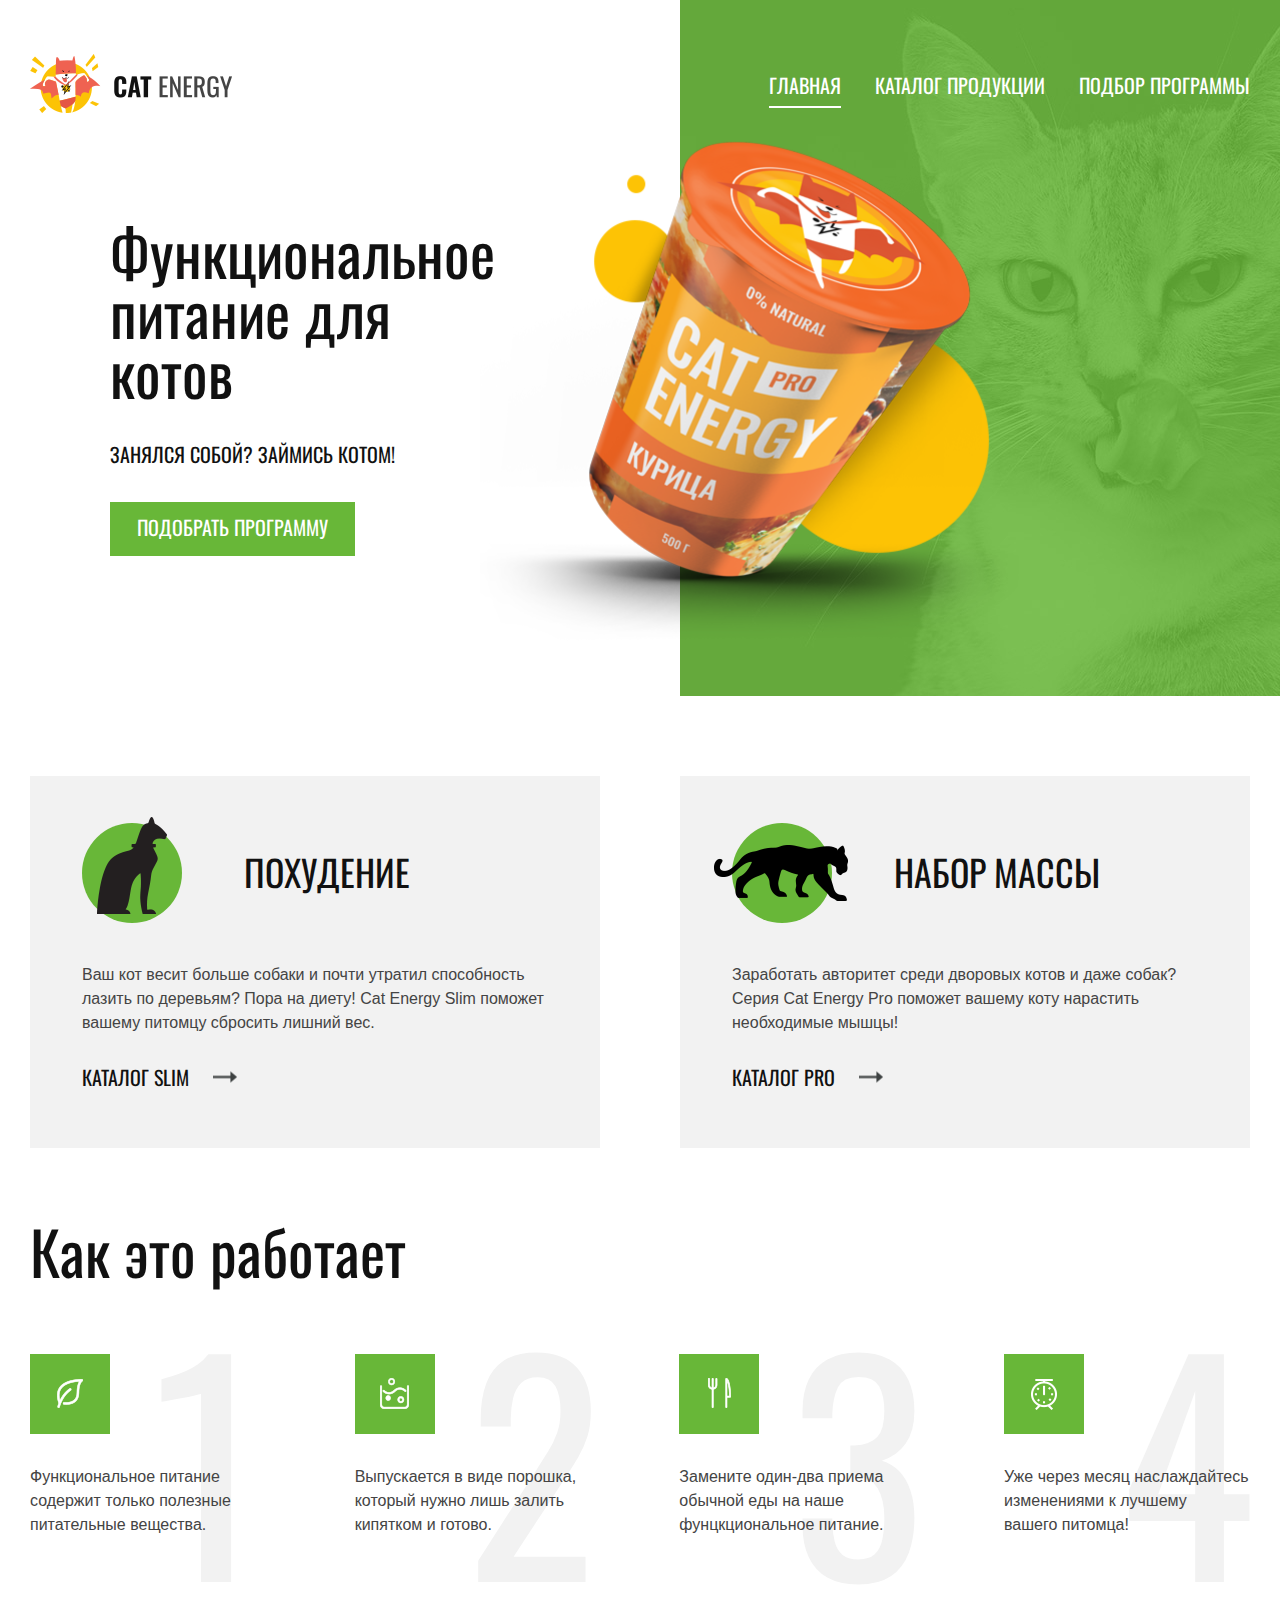
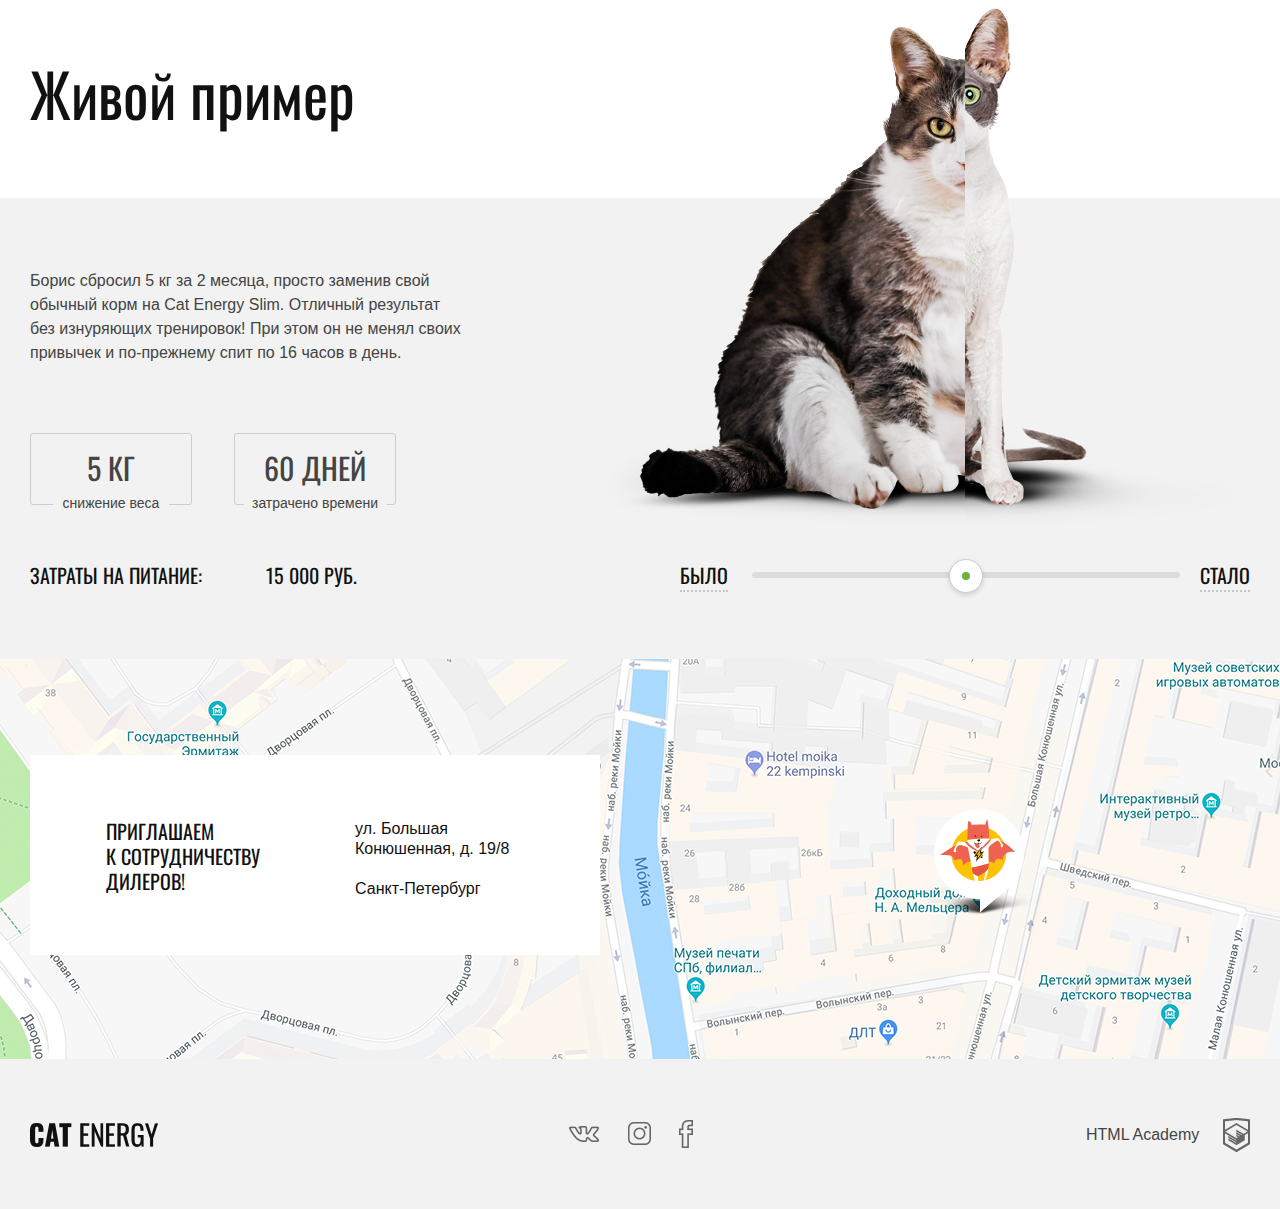
<file: layout/index.html>
<html lang="ru">

<head>
    <meta charset="utf-8" />
    <meta name="viewport" content="initial-scale=1.0, width=device-width" />
    <title>Cat energy</title>
    <link href="https://fonts.googleapis.com/css?family=Oswald:400,500,600,700&amp;display=swap" rel="stylesheet" />
    <link rel="stylesheet" href="stylesheets/index.css" />
</head>

<body class="page">
    <div class="page__container">
        <header class="header">
            <div class="box header__box">
                <div class="header__actions"><a class="logo header__logo" href="index.html">
                        <picture>
                            <source class="logo__img" srcset="images/svg-icon/logo-mobile.svg" alt="Logo" media="(max-width: 767px)" />
                            <source class="logo__img" srcset="images/svg-icon/logo-tablet.svg" alt="Logo" media="(max-width: 991px)" /><img class="logo__img" src="images/svg-icon/logo-desktop.svg" alt="Logo" /></picture>
                    </a><button class="button-menu header__button-menu"><span class="button-menu__container"></span></button></div>
                <nav class="nav header__nav">
                    <ul class="nav__list">
                        <li class="nav__item"><a class="nav__link nav__link--active" href="index.html">Главная</a></li>
                        <li class="nav__item"><a class="nav__link" href="catalog.html">Каталог продукции</a></li>
                        <li class="nav__item"><a class="nav__link" href="program.html">Подбор программы</a></li>
                    </ul>
                </nav>
            </div>
        </header>
        <main class="main">
            <div class="hero">
                <div class="box hero__box">
                    <div class="hero__description">
                        <h1 class="title hero__title">Функциональное питание для котов</h1>
                        <p class="hero__text">Занялся собой? Займись котом!</p><a class="button hero__button" href="#5"><span class="button__text">Подобрать программу</span></a>
                    </div>
                    <div class="image-box hero__image-box">
                        <picture>
                            <source class="image-box__img hero__img" srcset="images/hero/hero-mobile.png" alt="Hero" media="(max-width: 576px)" />
                            <source class="image-box__img hero__img" srcset="images/hero/hero-tablet.png" alt="Hero" media="(max-width: 991px)" /><img class="image-box__img hero__img" src="images/hero/hero.png" srcset="images/hero/hero@2x.png" alt="Hero" /></picture>
                    </div>
                </div>
            </div>
            <section class="categories">
                <div class="box categories__box">
                    <div class="category categories__item">
                        <header class="category__header">
                            <div class="category__image category__image--cat-slim"></div>
                            <p class="category__title">Похудение</p>
                        </header>
                        <div class="category__description">
                            <p class="category__text category__text--slim">Ваш кот весит больше собаки и почти утратил способность лазить по деревьям? Пора на диету! Cat Energy Slim поможет вашему питомцу сбросить лишний вес.</p><a class="category__link" href="#5">Каталог Slim<img class="category__image-link" src="images/svg-icon/right-arrow.svg" alt="Arrow link" /></a>
                        </div>
                    </div>
                    <div class="category categories__item">
                        <header class="category__header">
                            <div class="category__image category__image--cat-pro"></div>
                            <p class="category__title">Набор Массы</p>
                        </header>
                        <div class="category__description">
                            <p class="category__text category__text--pro">Заработать авторитет среди дворовых котов и даже собак? Серия Cat Energy Pro поможет вашему коту нарастить необходимые мышцы!</p><a class="category__link" href="#5">Каталог Pro<img class="category__image-link" src="images/svg-icon/right-arrow.svg" alt="Arrow link" /></a>
                        </div>
                    </div>
                </div>
            </section>
            <section class="advantages">
                <div class="box advantages__box">
                    <h2 class="title advantages__title">Как это работает</h2>
                    <div class="advantages__list">
                        <div class="advantage advantages__item">
                            <div class="advantage__image-background">
                                <div class="image-box advantage__image advantage__image--functional-nutrition"><img class="image-box__img" src="images/svg-icon/advantage-1.svg" alt="Advantage" /></div>
                            </div>
                            <div class="advantage__description">
                                <p class="advantage__text">Функциональное питание содержит только полезные питательные вещества.</p>
                            </div><span class="advantage__background-text">1</span>
                        </div>
                        <div class="advantage advantages__item">
                            <div class="advantage__image-background">
                                <div class="image-box advantage__image advantage__image--powder-nutrition"><img class="image-box__img" src="images/svg-icon/advantage-2.svg" alt="Advantage" /></div>
                            </div>
                            <div class="advantage__description">
                                <p class="advantage__text">Выпускается в виде порошка, который нужно лишь залить кипятком и готово.</p>
                            </div><span class="advantage__background-text">2</span>
                        </div>
                        <div class="advantage">
                            <div class="advantage__image-background">
                                <div class="image-box advantage__image advantage__image--cutlery"><img class="image-box__img" src="images/svg-icon/advantage-3.svg" alt="Advantage" /></div>
                            </div>
                            <div class="advantage__description">
                                <p class="advantage__text">Замените один-два приема обычной еды на наше фунцкциональное питание.</p>
                            </div><span class="advantage__background-text">3</span>
                        </div>
                        <div class="advantage">
                            <div class="advantage__image-background">
                                <div class="image-box advantage__image advantage__image--time"><img class="image-box__img" src="images/svg-icon/advantage-4.svg" alt="Advantage" /></div>
                            </div>
                            <div class="advantage__description">
                                <p class="advantage__text">Уже через месяц наслаждайтесь изменениями к лучшему<br> вашего питомца!</p>
                            </div><span class="advantage__background-text">4</span>
                        </div>
                    </div>
                </div>
            </section>
            <section class="example">
                <div class="box">
                    <h3 class="title example__title">Живой пример</h3>
                </div>
                <div class="example__content">
                    <div class="box example__box">
                        <div class="example__description">
                            <p class="example__text">Борис сбросил 5 кг за 2 месяца, просто заменив свой обычный корм на Cat Energy Slim. Отличный результат без изнуряющих тренировок! При этом он не менял своих привычек и по-прежнему спит по 16 часов в день. </p>
                            <div class="example__statistic">
                                <div class="example-statistic example__statistic-item">
                                    <div class="statistic-item"><span class="statistic-item__data">5 кг</span><span class="statistic-item__text statistic-item__text--weight">Снижение веса</span></div>
                                    <div class="statistic-item"><span class="statistic-item__data">60 дней</span><span class="statistic-item__text statistic-item__text--time">Затрачено времени</span></div>
                                </div>
                                <div class="example__expenses">
                                    <p class="example__expenses-text">Затраты на питание:</p>
                                    <p class="example__expenses-text">15 000 руб.</p>
                                </div>
                            </div>
                        </div>
                        <div class="example__result">
                            <div class="image-box example__image-box">
                                <picture>
                                    <source class="image-box__img" srcset="images/result/result-mobile.png" alt="Result" media="(max-width: 575px)" />
                                    <source class="image-box__img" srcset="images/result/result-tablet.png" alt="Result" media="(max-width: 991px)" /><img class="image-box__img" src="images/result/result.png" srcset="images/result/result@2x.png 2x" alt="Result" /></picture>
                            </div>
                            <div class="example-result"><span class="example-result__text">Было</span>
                                <div class="example-result__control">
                                    <div class="example-result__scale"></div>
                                    <div class="example-result__toggle"></div>
                                    <div class="example-result__toggle-center"></div>
                                </div><span class="example-result__text">Стало</span>
                            </div>
                        </div>
                    </div>
                </div>
            </section>
            <section class="map"><iframe class="map__iframe" src="https://www.google.com/maps/embed?pb=!1m18!1m12!1m3!1d1998.6036253003151!2d30.320858716211177!3d59.938719169054096!2m3!1f0!2f0!3f0!3m2!1i1024!2i768!4f13.1!3m3!1m2!1s0x4696310fca145cc1%3A0x42b32648d8238007!2z0JHQvtC70YzRiNCw0Y8g0JrQvtC90Y7RiNC10L3QvdCw0Y8g0YPQuy4sIDE5LzgsINCh0LDQvdC60YIt0J_QtdGC0LXRgNCx0YPRgNCzLCAxOTExODY!5e0!3m2!1sru!2sru!4v1559132482330!5m2!1sru!2sru" width="600" height="400"></iframe>
                <div class="box map__box">
                    <div class="map-address">
                        <p class="map-address__title">Приглашаем <br> к сотрудничеству дилеров!</p>
                        <p class="map-address__address"><span class="map-address__text">ул. Большая Конюшенная, д. 19/8</span><span class="map-address__text">Санкт-Петербург</span></p>
                    </div>
                </div>
            </section>
        </main>
        <footer class="footer">
            <div class="box footer__box"><a class="logo footer__logo" href="index.html"><img class="logo__img footer__logo-img" src="images/svg-icon/footer-logo.svg" alt="Footer logo" /></a>
                <div class="social-links footer__social-links">
                    <ul class="social-links__list">
                        <li class="social-links__item"><a class="social-links__link" href="#5"><img class="social-links__img" src="images/svg-icon/vk.png" /></a></li>
                        <li class="social-links__item"><a class="social-links__link" href="#5"><img class="social-links__img social-links__img--insta" src="images/svg-icon/insta.png" /></a></li>
                        <li class="social-links__item"><a class="social-links__link" href="#5"><img class="social-links__img social-links__img--fb" src="images/svg-icon/fb.png " /></a></li>
                    </ul>
                </div>
                <div class="copyright"><a class="copyright__link" href="#5">HTML Academy<img class="copyright__img" src="images/svg-icon/htmlacademy.png" alt="Copyright" /></a></div>
            </div>
        </footer>
        <script src="scripts/common.js"></script>
    </div>
</body>

</html>
</file>
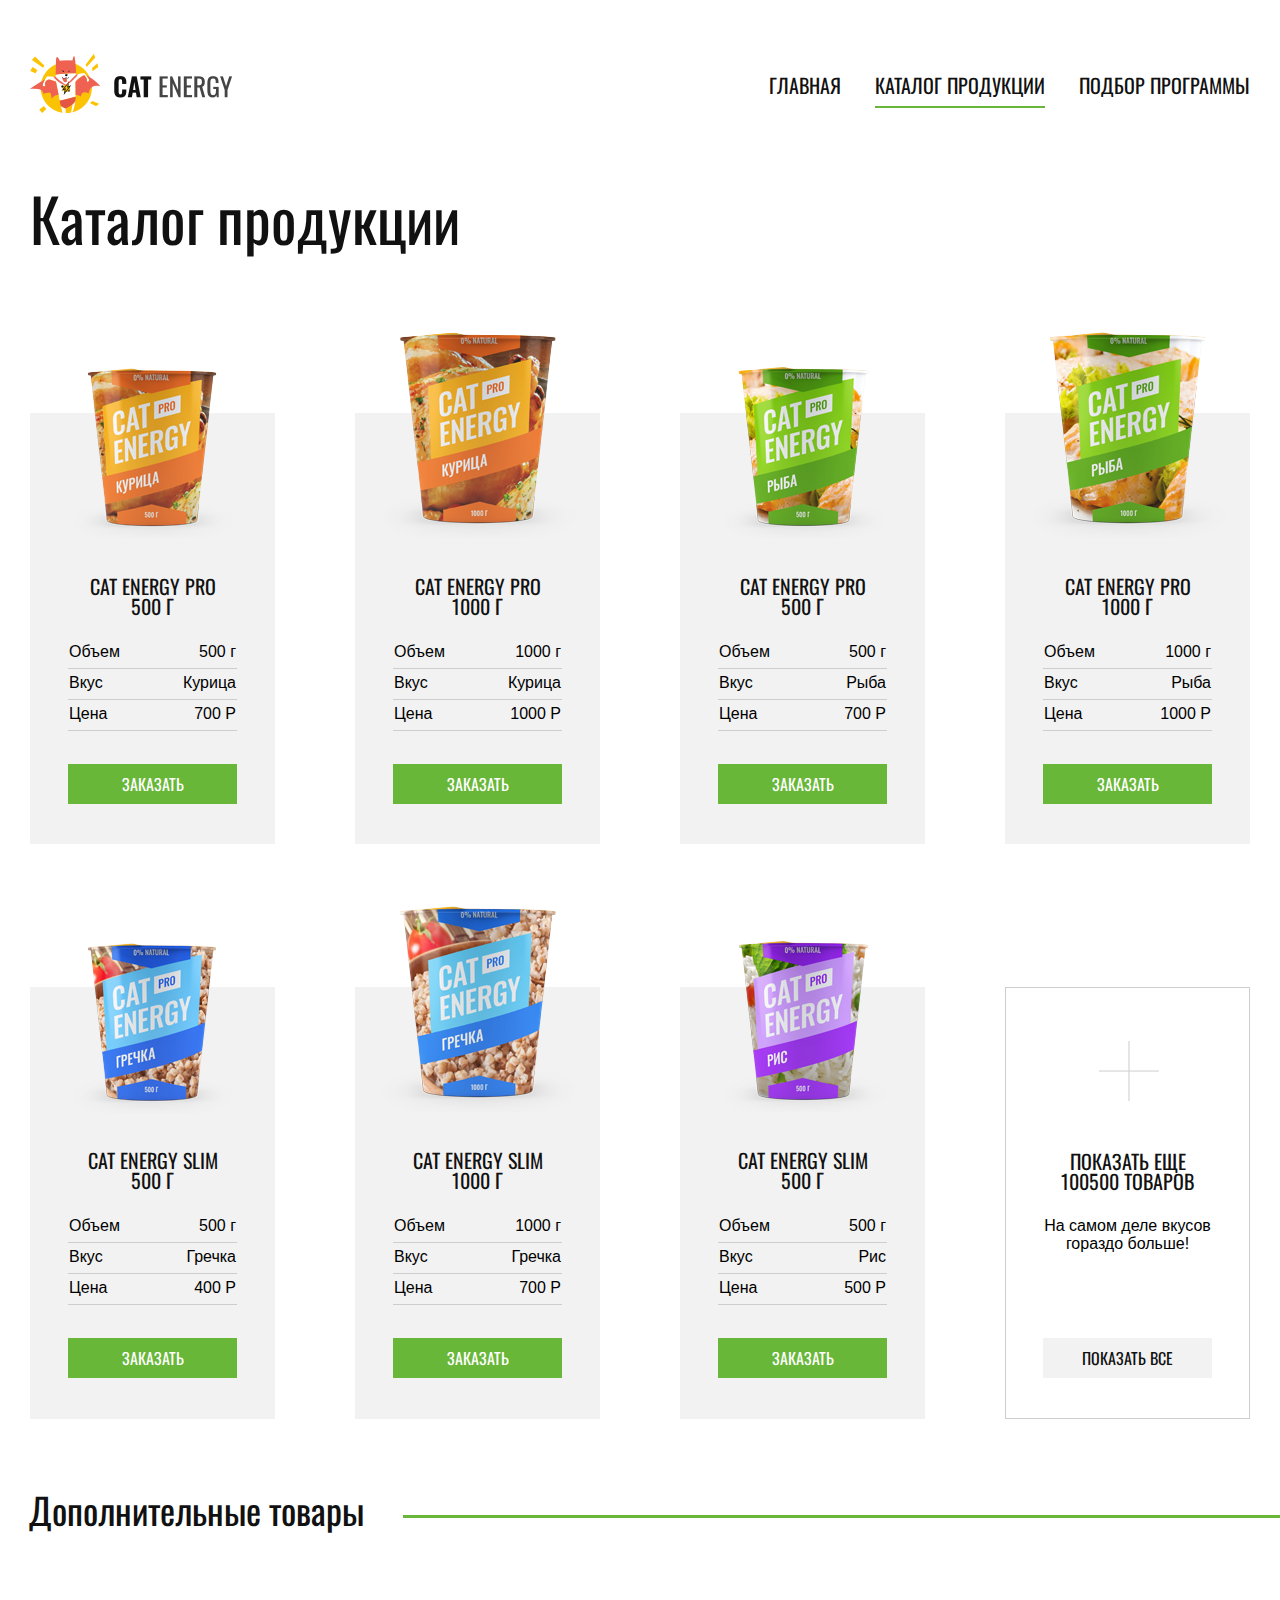
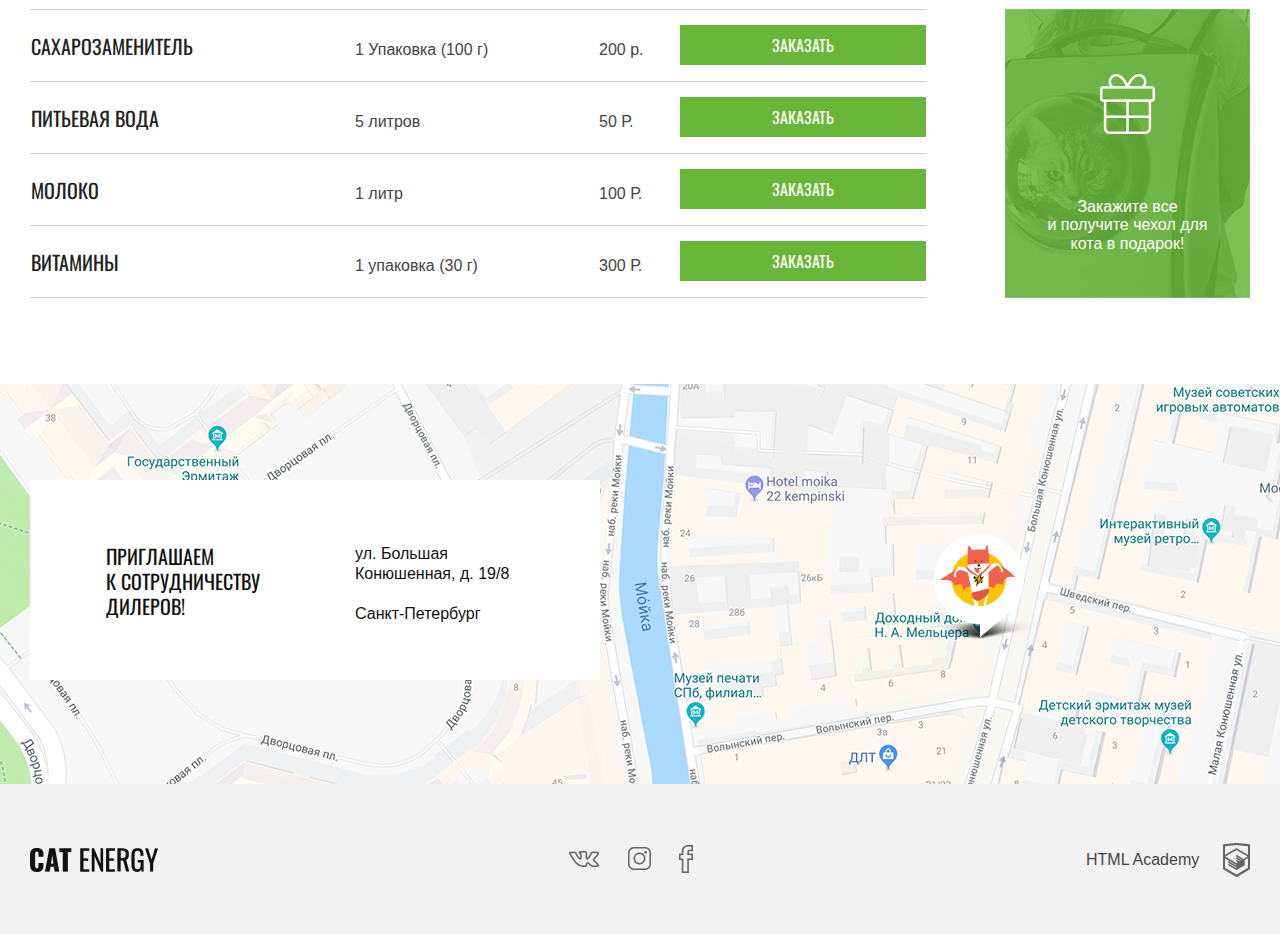
<file: layout/catalog.html>
<html lang="ru">

<head>
    <meta charset="utf-8" />
    <meta name="viewport" content="initial-scale=1.0, width=device-width" />
    <title>Cat energy</title>
    <link href="https://fonts.googleapis.com/css?family=Oswald:400,500,600,700&amp;display=swap" rel="stylesheet" />
    <link rel="stylesheet" href="stylesheets/catalog.css" />
</head>

<body class="page">
    <div class="page__container">
        <header class="header header--dark">
            <div class="box header__box">
                <div class="header__actions"><a class="logo header__logo" href="index.html">
                        <picture>
                            <source class="logo__img" srcset="images/svg-icon/logo-mobile.svg" alt="Logo" media="(max-width: 767px)" />
                            <source class="logo__img" srcset="images/svg-icon/logo-tablet.svg" alt="Logo" media="(max-width: 991px)" /><img class="logo__img" src="images/svg-icon/logo-desktop.svg" alt="Logo" /></picture>
                    </a><button class="button-menu header__button-menu"><span class="button-menu__container"></span></button></div>
                <nav class="nav header__nav">
                    <ul class="nav__list">
                        <li class="nav__item"><a class="nav__link" href="index.html">Главная</a></li>
                        <li class="nav__item"><a class="nav__link nav__link--active" href="catalog.html">Каталог продукции</a></li>
                        <li class="nav__item"><a class="nav__link" href="program.html">Подбор программы</a></li>
                    </ul>
                </nav>
            </div>
        </header>
        <main class="main">
            <section class="products">
                <div class="box products__box">
                    <h1 class="title products__title">Каталог продукции</h1>
                    <div class="products__list">
                        <div class="product products__item">
                            <div class="image-box product__image-box product__image-box--mobile">
                                <picture>
                                    <source class="image-box__img product__img" srcset="images/products/product-mobile-1.png" alt="Product" media="(max-width: 575px)" /><img class="image-box__img product__img" src="images/products/product-1.png" srcset="images/products/product-1@2x.png 2x" alt="Product" /></picture>
                            </div>
                            <div class="product__description">
                                <p class="product__title">Cat Energy pro <span class="product__weight">500 г</span></p>
                                <table class="product__properties">
                                    <tr class="product__tr">
                                        <td class="product__text">Объем</td>
                                        <td class="product__text product__text--right">500 г</td>
                                    </tr>
                                    <tr class="product__tr">
                                        <td class="product__text">Вкус</td>
                                        <td class="product__text product__text--right">Курица</td>
                                    </tr>
                                    <tr class="product__tr">
                                        <td class="product__text">Цена</td>
                                        <td class="product__text product__text--cost product__text--right">700 р</td>
                                    </tr>
                                </table>
                            </div><button class="button button--size-m button--text-s product__button" type="button"><span class="button__text">Заказать</span></button>
                        </div>
                        <div class="product product--size-l products__item">
                            <div class="image-box product__image-box product__image-box--mobile">
                                <picture>
                                    <source class="image-box__img product__img" srcset="images/products/product-mobile-2.png" alt="Product" media="(max-width: 575px)" /><img class="image-box__img product__img" src="images/products/product-2.png" srcset="images/products/product-2@2x.png 2x" alt="Product" /></picture>
                            </div>
                            <div class="product__description">
                                <p class="product__title">Cat Energy pro <span class="product__weight">1000 г</span></p>
                                <table class="product__properties">
                                    <tr class="product__tr">
                                        <td class="product__text">Объем</td>
                                        <td class="product__text product__text--right">1000 г</td>
                                    </tr>
                                    <tr class="product__tr">
                                        <td class="product__text">Вкус</td>
                                        <td class="product__text product__text--right">Курица</td>
                                    </tr>
                                    <tr class="product__tr">
                                        <td class="product__text">Цена</td>
                                        <td class="product__text product__text--cost product__text--right">1000 р</td>
                                    </tr>
                                </table>
                            </div><button class="button button--size-m button--text-s product__button" type="button"><span class="button__text">Заказать</span></button>
                        </div>
                        <div class="product products__item">
                            <div class="image-box product__image-box product__image-box--mobile">
                                <picture>
                                    <source class="image-box__img product__img" srcset="images/products/product-mobile-3.png" alt="Product" media="(max-width: 575px)" /><img class="image-box__img product__img" src="images/products/product-3.png" srcset="images/products/product-3@2x.png 2x" alt="Product" /></picture>
                            </div>
                            <div class="product__description">
                                <p class="product__title">Cat Energy pro <span class="product__weight">500 г</span></p>
                                <table class="product__properties">
                                    <tr class="product__tr">
                                        <td class="product__text">Объем</td>
                                        <td class="product__text product__text--right">500 г</td>
                                    </tr>
                                    <tr class="product__tr">
                                        <td class="product__text">Вкус</td>
                                        <td class="product__text product__text--right">Рыба</td>
                                    </tr>
                                    <tr class="product__tr">
                                        <td class="product__text">Цена</td>
                                        <td class="product__text product__text--cost product__text--right">700 р</td>
                                    </tr>
                                </table>
                            </div><button class="button button--size-m button--text-s product__button" type="button"><span class="button__text">Заказать</span></button>
                        </div>
                        <div class="product product--size-l products__item">
                            <div class="image-box product__image-box product__image-box--mobile">
                                <picture>
                                    <source class="image-box__img product__img" srcset="images/products/product-mobile-4.png" alt="Product" media="(max-width: 575px)" /><img class="image-box__img product__img" src="images/products/product-4.png" srcset="images/products/product-4@2x.png 2x" alt="Product" /></picture>
                            </div>
                            <div class="product__description">
                                <p class="product__title">Cat Energy pro <span class="product__weight">1000 г</span></p>
                                <table class="product__properties">
                                    <tr class="product__tr">
                                        <td class="product__text">Объем</td>
                                        <td class="product__text product__text--right">1000 г</td>
                                    </tr>
                                    <tr class="product__tr">
                                        <td class="product__text">Вкус</td>
                                        <td class="product__text product__text--right">Рыба</td>
                                    </tr>
                                    <tr class="product__tr">
                                        <td class="product__text">Цена</td>
                                        <td class="product__text product__text--cost product__text--right">1000 р</td>
                                    </tr>
                                </table>
                            </div><button class="button button--size-m button--text-s product__button" type="button"><span class="button__text">Заказать</span></button>
                        </div>
                        <div class="product products__item">
                            <div class="image-box product__image-box product__image-box--mobile">
                                <picture>
                                    <source class="image-box__img product__img" srcset="images/products/product-mobile-5.png" alt="Product" media="(max-width: 575px)" /><img class="image-box__img product__img" src="images/products/product-5.png" srcset="images/products/product-5@2x.png 2x" alt="Product" /></picture>
                            </div>
                            <div class="product__description">
                                <p class="product__title">Cat Energy slim <span class="product__weight">500 г</span></p>
                                <table class="product__properties">
                                    <tr class="product__tr">
                                        <td class="product__text">Объем</td>
                                        <td class="product__text product__text--right">500 г</td>
                                    </tr>
                                    <tr class="product__tr">
                                        <td class="product__text">Вкус</td>
                                        <td class="product__text product__text--right">Гречка</td>
                                    </tr>
                                    <tr class="product__tr">
                                        <td class="product__text">Цена</td>
                                        <td class="product__text product__text--cost product__text--right">400 р</td>
                                    </tr>
                                </table>
                            </div><button class="button button--size-m button--text-s product__button" type="button"><span class="button__text">Заказать</span></button>
                        </div>
                        <div class="product product--size-l products__item">
                            <div class="image-box product__image-box product__image-box--mobile">
                                <picture>
                                    <source class="image-box__img product__img" srcset="images/products/product-mobile-6.png" alt="Product" media="(max-width: 575px)" /><img class="image-box__img product__img" src="images/products/product-6.png" srcset="images/products/product-6@2x.png 2x" alt="Product" /></picture>
                            </div>
                            <div class="product__description">
                                <p class="product__title">Cat Energy slim <span class="product__weight">1000 г</span></p>
                                <table class="product__properties">
                                    <tr class="product__tr">
                                        <td class="product__text">Объем</td>
                                        <td class="product__text product__text--right">1000 г</td>
                                    </tr>
                                    <tr class="product__tr">
                                        <td class="product__text">Вкус</td>
                                        <td class="product__text product__text--right">Гречка</td>
                                    </tr>
                                    <tr class="product__tr">
                                        <td class="product__text">Цена</td>
                                        <td class="product__text product__text--cost product__text--right">700 р</td>
                                    </tr>
                                </table>
                            </div><button class="button button--size-m button--text-s product__button" type="button"><span class="button__text">Заказать</span></button>
                        </div>
                        <div class="product products__item">
                            <div class="image-box product__image-box product__image-box--mobile">
                                <picture>
                                    <source class="image-box__img product__img" srcset="images/products/product-mobile-7.png" alt="Product" media="(max-width: 575px)" /><img class="image-box__img product__img" src="images/products/product-7.png" srcset="images/products/product-7@2x.png 2x" alt="Product" /></picture>
                            </div>
                            <div class="product__description">
                                <p class="product__title">Cat Energy slim <span class="product__weight">500 г</span></p>
                                <table class="product__properties">
                                    <tr class="product__tr">
                                        <td class="product__text">Объем</td>
                                        <td class="product__text product__text--right">500 г</td>
                                    </tr>
                                    <tr class="product__tr">
                                        <td class="product__text">Вкус</td>
                                        <td class="product__text product__text--right">Рис</td>
                                    </tr>
                                    <tr class="product__tr">
                                        <td class="product__text">Цена</td>
                                        <td class="product__text product__text--cost product__text--right">500 р</td>
                                    </tr>
                                </table>
                            </div><button class="button button--size-m button--text-s product__button" type="button"><span class="button__text">Заказать</span></button>
                        </div>
                        <div class="product product--background-transparent products__item">
                            <div class="image-box product__image-box product__image-box--mobile"><button class="product__button-more" type="button"><img class="product__button-img" src="images/svg-icon/plus.svg" alt="More product" /></button></div>
                            <div class="product__description">
                                <p class="product__title">Показать еще 100500 товаров <span class="product__weight"></span></p>
                                <p class="product__text">На самом деле вкусов гораздо больше!</p>
                            </div><button class="button button--size-m button--text-s button--grey product__button" type="button"><span class="button__text">Показать все</span></button>
                        </div>
                    </div>
                </div>
            </section>
            <div class="additional-products">
                <div class="box additional-products__box">
                    <h2 class="additional-products__title">Дополнительные товары</h2>
                    <div class="additional-products__content">
                        <table class="additional-products__properties">
                            <tr class="additional-products__tr">
                                <td class="additional-products__name">Сахарозаменитель</td>
                                <td class="additional-products__volume">1 Упаковка <span class="additional-products__volume-quality">(100 г)</span></td>
                                <td class="additional-products__cost">200 р.</td>
                                <td class="additional-products__order"><button class="button button--size-l button--text-s additional-products__button" type="button"><span class="button__text">Заказать</span></button></td>
                            </tr>
                            <tr class="additional-products__tr">
                                <td class="additional-products__name">Питьевая вода</td>
                                <td class="additional-products__volume">5 литров</td>
                                <td class="additional-products__cost">50 Р.</td>
                                <td class="additional-products__order"><button class="button button--size-l button--text-s additional-products__button" type="button"><span class="button__text">Заказать</span></button></td>
                            </tr>
                            <tr class="additional-products__tr">
                                <td class="additional-products__name">Молоко</td>
                                <td class="additional-products__volume">1 литр</td>
                                <td class="additional-products__cost">100 Р.</td>
                                <td class="additional-products__order"><button class="button button--size-l button--text-s additional-products__button" type="button"><span class="button__text">Заказать</span></button></td>
                            </tr>
                            <tr class="additional-products__tr">
                                <td class="additional-products__name">Витамины</td>
                                <td class="additional-products__volume">1 упаковка <span class="additional-products__volume-quality">(30 г)</span></td>
                                <td class="additional-products__cost">300 Р.</td>
                                <td class="additional-products__order"><button class="button button--size-l button--text-s additional-products__button" type="button"><span class="button__text">Заказать</span></button></td>
                            </tr>
                        </table>
                        <div class="additional-products__present">
                            <div class="additional-products__image-box"><img class="additional-products__img" src="images/svg-icon/gift.png" alt="Gift" /></div>
                            <p class="additional-products__text">Закажите все<br> и получите чехол для<br> кота в подарок!</p>
                        </div>
                    </div>
                </div>
            </div>
            <section class="map map--catalog"><iframe class="map__iframe" src="https://www.google.com/maps/embed?pb=!1m18!1m12!1m3!1d1998.6036253003151!2d30.320858716211177!3d59.938719169054096!2m3!1f0!2f0!3f0!3m2!1i1024!2i768!4f13.1!3m3!1m2!1s0x4696310fca145cc1%3A0x42b32648d8238007!2z0JHQvtC70YzRiNCw0Y8g0JrQvtC90Y7RiNC10L3QvdCw0Y8g0YPQuy4sIDE5LzgsINCh0LDQvdC60YIt0J_QtdGC0LXRgNCx0YPRgNCzLCAxOTExODY!5e0!3m2!1sru!2sru!4v1559132482330!5m2!1sru!2sru" width="600" height="400"></iframe>
                <div class="box map__box">
                    <div class="map-address">
                        <p class="map-address__title">Приглашаем <br> к сотрудничеству дилеров!</p>
                        <p class="map-address__address"><span class="map-address__text">ул. Большая Конюшенная, д. 19/8</span><span class="map-address__text">Санкт-Петербург</span></p>
                    </div>
                </div>
            </section>
        </main>
        <footer class="footer">
            <div class="box footer__box"><a class="logo footer__logo" href="index.html"><img class="logo__img footer__logo-img" src="images/svg-icon/footer-logo.svg" alt="Footer logo" /></a>
                <div class="social-links footer__social-links">
                    <ul class="social-links__list">
                        <li class="social-links__item"><a class="social-links__link" href="#5"><img class="social-links__img" src="images/svg-icon/vk.png" /></a></li>
                        <li class="social-links__item"><a class="social-links__link" href="#5"><img class="social-links__img social-links__img--insta" src="images/svg-icon/insta.png" /></a></li>
                        <li class="social-links__item"><a class="social-links__link" href="#5"><img class="social-links__img social-links__img--fb" src="images/svg-icon/fb.png " /></a></li>
                    </ul>
                </div>
                <div class="copyright"><a class="copyright__link" href="#5">HTML Academy<img class="copyright__img" src="images/svg-icon/htmlacademy.png" alt="Copyright" /></a></div>
            </div>
        </footer>
        <script src="scripts/common.js"></script>
    </div>
</body>

</html>
</file>
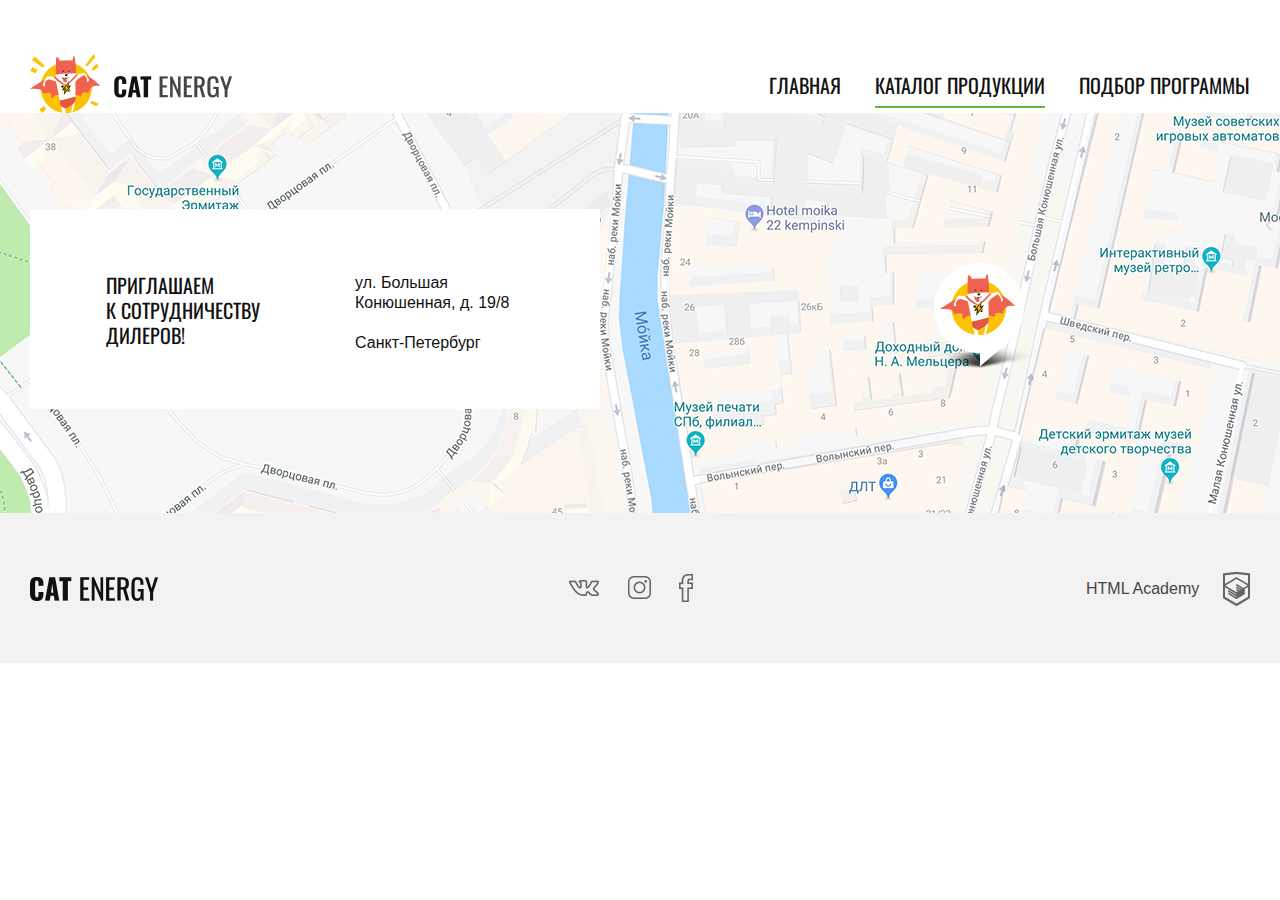
<file: layout/form.html>
<html lang="ru">

<head>
    <meta charset="utf-8" />
    <meta name="viewport" content="initial-scale=1.0, width=device-width" />
    <title>Cat energy</title>
    <link href="https://fonts.googleapis.com/css?family=Oswald:400,500,600,700&amp;display=swap" rel="stylesheet" />
    <link rel="stylesheet" href="stylesheets/form.css" />
</head>

<body class="page">
    <div class="page__container">
        <header class="header header--dark">
            <div class="box header__box">
                <div class="header__actions"><a class="logo header__logo" href="index.html">
                        <picture>
                            <source class="logo__img" srcset="images/svg-icon/logo-mobile.svg" alt="Logo" media="(max-width: 767px)" />
                            <source class="logo__img" srcset="images/svg-icon/logo-tablet.svg" alt="Logo" media="(max-width: 991px)" /><img class="logo__img" src="images/svg-icon/logo-desktop.svg" alt="Logo" /></picture>
                    </a><button class="button-menu header__button-menu"><span class="button-menu__container"></span></button></div>
                <nav class="nav header__nav">
                    <ul class="nav__list">
                        <li class="nav__item"><a class="nav__link" href="index.html">Главная</a></li>
                        <li class="nav__item"><a class="nav__link nav__link--active" href="catalog.html">Каталог продукции</a></li>
                        <li class="nav__item"><a class="nav__link" href="program.html">Подбор программы</a></li>
                    </ul>
                </nav>
            </div>
        </header>
        <main class="main">
            <section class="form">
                <div class="box form__content"></div>
            </section>
            <section class="map map--catalog"><iframe class="map__iframe" src="https://www.google.com/maps/embed?pb=!1m18!1m12!1m3!1d1998.6036253003151!2d30.320858716211177!3d59.938719169054096!2m3!1f0!2f0!3f0!3m2!1i1024!2i768!4f13.1!3m3!1m2!1s0x4696310fca145cc1%3A0x42b32648d8238007!2z0JHQvtC70YzRiNCw0Y8g0JrQvtC90Y7RiNC10L3QvdCw0Y8g0YPQuy4sIDE5LzgsINCh0LDQvdC60YIt0J_QtdGC0LXRgNCx0YPRgNCzLCAxOTExODY!5e0!3m2!1sru!2sru!4v1559132482330!5m2!1sru!2sru" width="600" height="400"></iframe>
                <div class="box map__box">
                    <div class="map-address">
                        <p class="map-address__title">Приглашаем <br> к сотрудничеству дилеров!</p>
                        <p class="map-address__address"><span class="map-address__text">ул. Большая Конюшенная, д. 19/8</span><span class="map-address__text">Санкт-Петербург</span></p>
                    </div>
                </div>
            </section>
        </main>
        <footer class="footer">
            <div class="box footer__box"><a class="logo footer__logo" href="index.html"><img class="logo__img footer__logo-img" src="images/svg-icon/footer-logo.svg" alt="Footer logo" /></a>
                <div class="social-links footer__social-links">
                    <ul class="social-links__list">
                        <li class="social-links__item"><a class="social-links__link" href="#5"><img class="social-links__img" src="images/svg-icon/vk.png" /></a></li>
                        <li class="social-links__item"><a class="social-links__link" href="#5"><img class="social-links__img social-links__img--insta" src="images/svg-icon/insta.png" /></a></li>
                        <li class="social-links__item"><a class="social-links__link" href="#5"><img class="social-links__img social-links__img--fb" src="images/svg-icon/fb.png " /></a></li>
                    </ul>
                </div>
                <div class="copyright"><a class="copyright__link" href="#5">HTML Academy<img class="copyright__img" src="images/svg-icon/htmlacademy.png" alt="Copyright" /></a></div>
            </div>
        </footer>
        <script src="scripts/common.js"></script>
    </div>
</body>

</html>
</file>
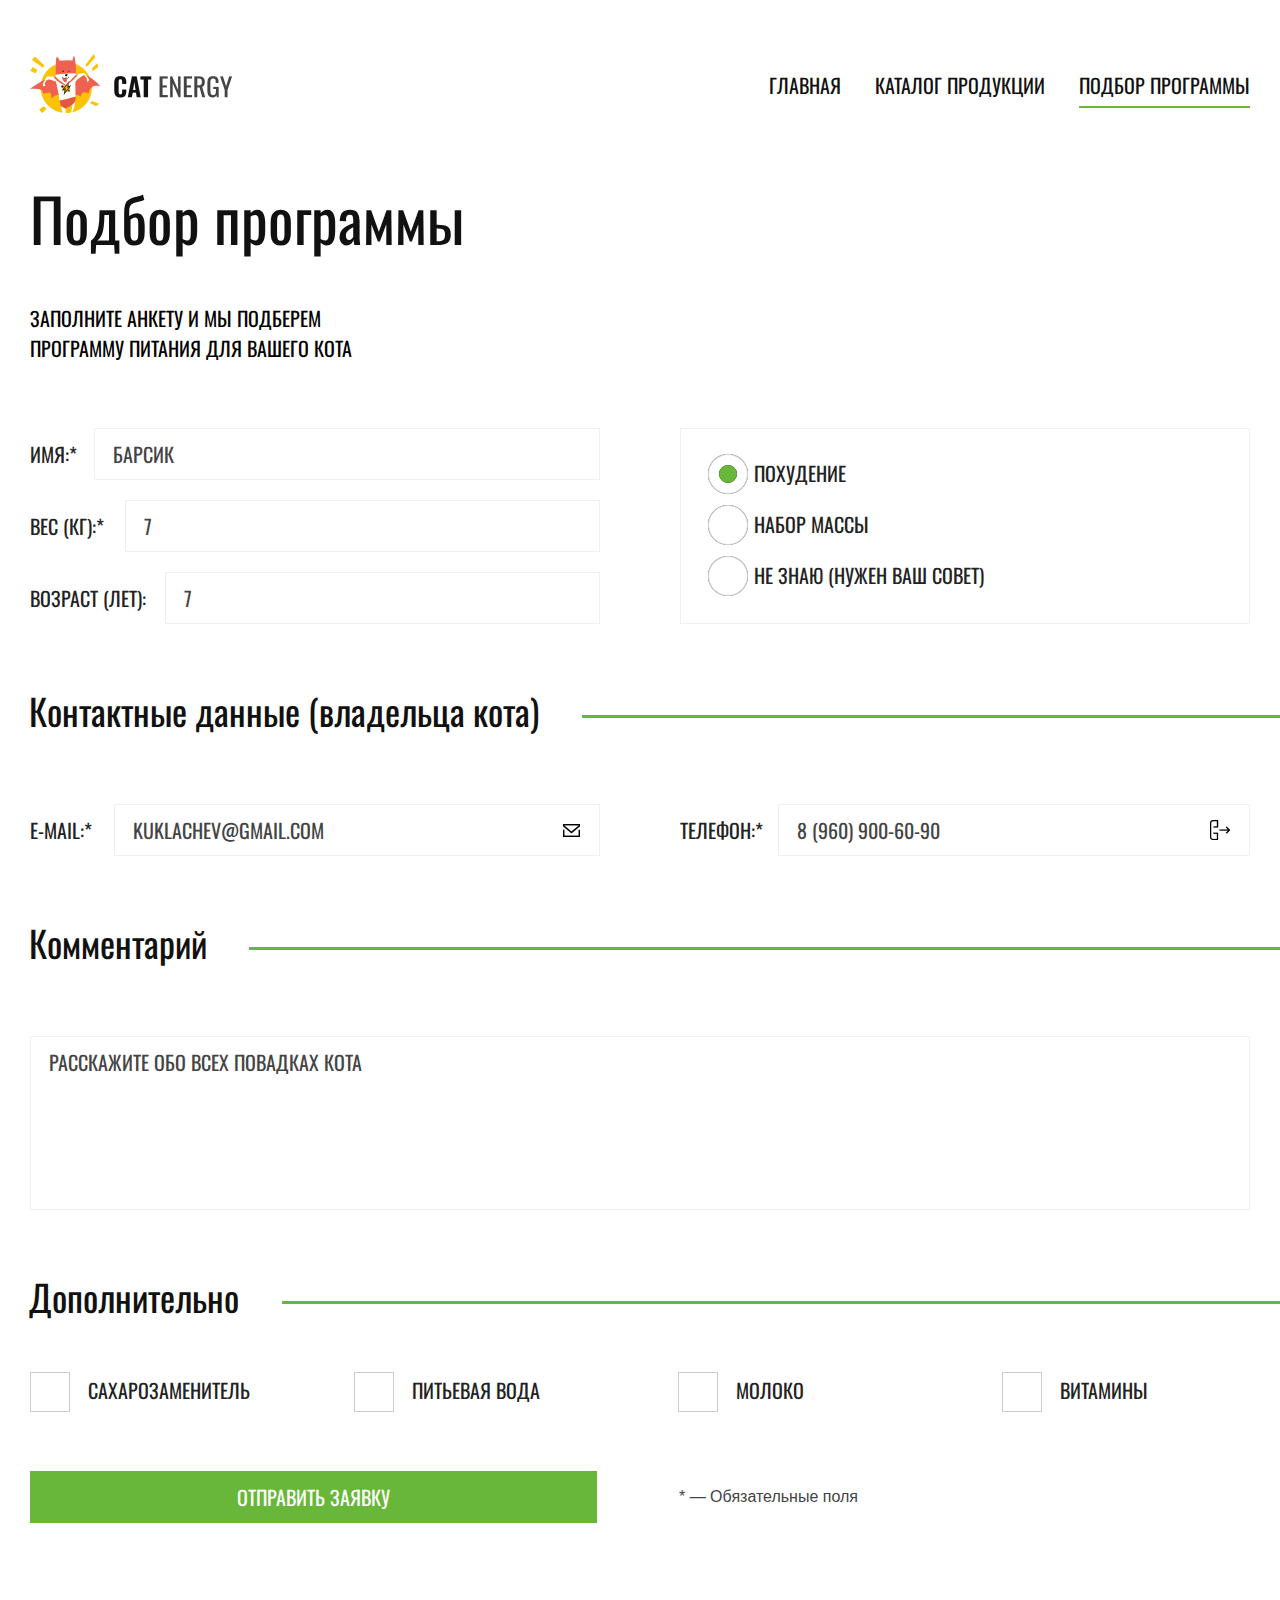
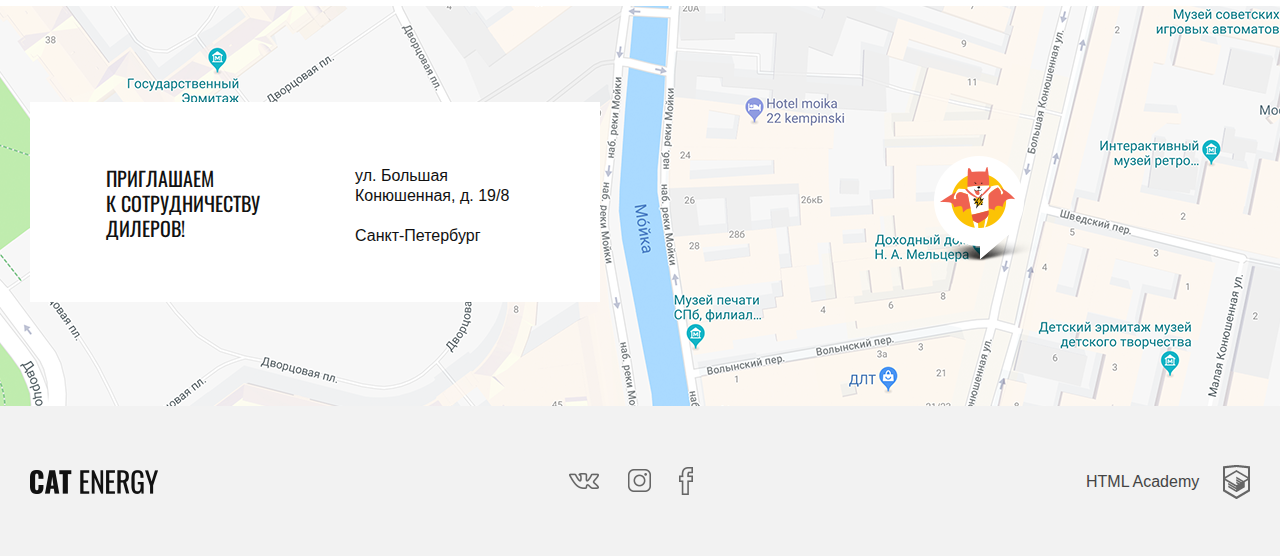
<file: layout/program.html>
<html lang="ru">

<head>
    <meta charset="utf-8" />
    <meta name="viewport" content="initial-scale=1.0, width=device-width" />
    <title>Cat energy</title>
    <link href="https://fonts.googleapis.com/css?family=Oswald:400,500,600,700&amp;display=swap" rel="stylesheet" />
    <link rel="stylesheet" href="stylesheets/program.css" />
</head>

<body class="page">
    <div class="page__container">
        <header class="header header--dark">
            <div class="box header__box">
                <div class="header__actions"><a class="logo header__logo" href="index.html">
                        <picture>
                            <source class="logo__img" srcset="images/svg-icon/logo-mobile.svg" alt="Logo" media="(max-width: 767px)" />
                            <source class="logo__img" srcset="images/svg-icon/logo-tablet.svg" alt="Logo" media="(max-width: 991px)" /><img class="logo__img" src="images/svg-icon/logo-desktop.svg" alt="Logo" /></picture>
                    </a><button class="button-menu header__button-menu"><span class="button-menu__container"></span></button></div>
                <nav class="nav header__nav">
                    <ul class="nav__list">
                        <li class="nav__item"><a class="nav__link" href="index.html">Главная</a></li>
                        <li class="nav__item"><a class="nav__link" href="catalog.html">Каталог продукции</a></li>
                        <li class="nav__item"><a class="nav__link nav__link--active" href="program.html">Подбор программы</a></li>
                    </ul>
                </nav>
            </div>
        </header>
        <main class="main">
            <section class="program">
                <div class="box program__content">
                    <h1 class="title program__title">Подбор программы</h1>
                </div>
                <form class="form" action="#5" method="post">
                    <div class="box">
                        <p class="form__text">Заполните анкету и мы подберем программу питания для вашего кота</p>
                    </div>
                    <div class="box form__box">
                        <div class="form__item form__item--personal-data">
                            <div class="form-control form__control-item"><label class="form-control__label form-control__label--name" for="name">Имя:*</label><input class="form-control__input" type="text" placeholder="Барсик" id="name" /></div>
                            <div class="form-control form__control-item"><label class="form-control__label form-control__label--weight" for="weight">Вес (кг):*</label><input class="form-control__input" type="text" placeholder="7" id="weight" /></div>
                            <div class="form-control form__control-item"><label class="form-control__label  form-control__label--age" for="age">Возраст (лет):</label><input class="form-control__input" type="text" placeholder="7" id="age" /></div>
                        </div>
                        <div class="form__item form__item--radio">
                            <div class="form-control form__control-item"><input class="form-control__input form-control__input--radio" type="radio" id="weight-loss" name="weight" checked="checked" /><label class="form-control__label" for="weight-loss">Похудение</label></div>
                            <div class="form-control form__control-item"><input class="form-control__input form-control__input--radio" type="radio" id="weight-gain" name="weight" /><label class="form-control__label" for="weight-gain">Набор массы</label></div>
                            <div class="form-control form__control-item"><input class="form-control__input form-control__input--radio" type="radio" id="advice" name="weight" /><label class="form-control__label" for="advice">Не знаю (Нужен ваш совет)</label></div>
                        </div>
                    </div>
                    <div class="form__box">
                        <div class="form__box-title">
                            <div class="box">
                                <h2 class="form__title">Контактные данные (владельца кота)</h2>
                            </div>
                        </div>
                        <div class="box">
                            <div class="form__item form__item--contact-data">
                                <div class="form-control form__control-item form-control--email"><label class="form-control__label form-control__label--email" for="email">E-mail:*</label><input class="form-control__input" type="email" placeholder="kuklachev@gmail.com" id="email" /></div>
                                <div class="form-control form__control-item form-control--phone"><label class="form-control__label form-control__label--phone" for="phone">Телефон:*</label><input class="form-control__input form-control__input--phone" type="phone" placeholder="8 (960) 900-60-90" id="phone" /></div>
                            </div>
                        </div>
                    </div>
                    <div class="form__box">
                        <div class="form__box-title">
                            <div class="box">
                                <h2 class="form__title form__title--comments">Комментарий</h2>
                            </div>
                        </div>
                        <div class="box">
                            <div class="form__item form__item--comments">
                                <div class="form-control form__control-item"><textarea class="form-control__input" type="text" placeholder="Расскажите обо всех повадках кота" id="email"></textarea></div>
                            </div>
                        </div>
                    </div>
                    <div class="form__box">
                        <div class="form__box-title">
                            <div class="box">
                                <h2 class="form__title form__title--additionally">Дополнительно</h2>
                            </div>
                        </div>
                        <div class="box">
                            <div class="form__item form__item--additionally">
                                <div class="form-control form__control-item"><input class="form-control__input form-control__input--checkbox" type="checkbox" id="sweetener" name="checkbox" /><label class="form-control__label" for="sweetener">Сахарозаменитель</label></div>
                                <div class="form-control form__control-item"><input class="form-control__input form-control__input--checkbox" type="checkbox" id="water" name="checkbox" /><label class="form-control__label" for="water">Питьевая вода</label></div>
                                <div class="form-control form__control-item"><input class="form-control__input form-control__input--checkbox" type="checkbox" id="milk" name="checkbox" /><label class="form-control__label" for="milk">Молоко</label></div>
                                <div class="form-control form__control-item"><input class="form-control__input form-control__input--checkbox" type="checkbox" id="vitamins" name="checkbox" /><label class="form-control__label" for="vitamins">Витамины</label></div>
                            </div>
                            <div class="form__item form__item--requared"><button class="button button--size-xl form__item-button" type="submit"><span class="button__text">Отправить заявку</span></button>
                                <p class="form__item-text">* — Обязательные поля</p>
                            </div>
                        </div>
                    </div>
                </form>
            </section>
            <section class="map map--catalog"><iframe class="map__iframe" src="https://www.google.com/maps/embed?pb=!1m18!1m12!1m3!1d1998.6036253003151!2d30.320858716211177!3d59.938719169054096!2m3!1f0!2f0!3f0!3m2!1i1024!2i768!4f13.1!3m3!1m2!1s0x4696310fca145cc1%3A0x42b32648d8238007!2z0JHQvtC70YzRiNCw0Y8g0JrQvtC90Y7RiNC10L3QvdCw0Y8g0YPQuy4sIDE5LzgsINCh0LDQvdC60YIt0J_QtdGC0LXRgNCx0YPRgNCzLCAxOTExODY!5e0!3m2!1sru!2sru!4v1559132482330!5m2!1sru!2sru" width="600" height="400"></iframe>
                <div class="box map__box">
                    <div class="map-address">
                        <p class="map-address__title">Приглашаем <br> к сотрудничеству дилеров!</p>
                        <p class="map-address__address"><span class="map-address__text">ул. Большая Конюшенная, д. 19/8</span><span class="map-address__text">Санкт-Петербург</span></p>
                    </div>
                </div>
            </section>
        </main>
        <footer class="footer">
            <div class="box footer__box"><a class="logo footer__logo" href="index.html"><img class="logo__img footer__logo-img" src="images/svg-icon/footer-logo.svg" alt="Footer logo" /></a>
                <div class="social-links footer__social-links">
                    <ul class="social-links__list">
                        <li class="social-links__item"><a class="social-links__link" href="#5"><img class="social-links__img" src="images/svg-icon/vk.png" /></a></li>
                        <li class="social-links__item"><a class="social-links__link" href="#5"><img class="social-links__img social-links__img--insta" src="images/svg-icon/insta.png" /></a></li>
                        <li class="social-links__item"><a class="social-links__link" href="#5"><img class="social-links__img social-links__img--fb" src="images/svg-icon/fb.png " /></a></li>
                    </ul>
                </div>
                <div class="copyright"><a class="copyright__link" href="#5">HTML Academy<img class="copyright__img" src="images/svg-icon/htmlacademy.png" alt="Copyright" /></a></div>
            </div>
        </footer>
        <script src="scripts/common.js"></script>
    </div>
</body>

</html>
</file>
<file: layout/stylesheets/index.css>
/*! normalize.css v8.0.0 | MIT License | github.com/necolas/normalize.css */

/* Document
   ========================================================================== */

/**
 * 1. Correct the line height in all browsers.
 * 2. Prevent adjustments of font size after orientation changes in iOS.
 */

html {
  line-height: 1.15; /* 1 */
  -webkit-text-size-adjust: 100%; /* 2 */
}

/* Sections
   ========================================================================== */

/**
 * Remove the margin in all browsers.
 */

body {
  margin: 0;
}

/**
 * Correct the font size and margin on `h1` elements within `section` and
 * `article` contexts in Chrome, Firefox, and Safari.
 */

h1 {
  font-size: 2em;
  margin: 0.67em 0;
}

/* Grouping content
   ========================================================================== */

/**
 * 1. Add the correct box sizing in Firefox.
 * 2. Show the overflow in Edge and IE.
 */

hr {
  -webkit-box-sizing: content-box;
          box-sizing: content-box; /* 1 */
  height: 0; /* 1 */
  overflow: visible; /* 2 */
}

/**
 * 1. Correct the inheritance and scaling of font size in all browsers.
 * 2. Correct the odd `em` font sizing in all browsers.
 */

pre {
  font-family: monospace, monospace; /* 1 */
  font-size: 1em; /* 2 */
}

/* Text-level semantics
   ========================================================================== */

/**
 * Remove the gray background on active links in IE 10.
 */

a {
  background-color: transparent;
}

/**
 * 1. Remove the bottom border in Chrome 57-
 * 2. Add the correct text decoration in Chrome, Edge, IE, Opera, and Safari.
 */

abbr[title] {
  border-bottom: none; /* 1 */
  text-decoration: underline; /* 2 */
  -webkit-text-decoration: underline dotted;
          text-decoration: underline dotted; /* 2 */
}

/**
 * Add the correct font weight in Chrome, Edge, and Safari.
 */

b,
strong {
  font-weight: bolder;
}

/**
 * 1. Correct the inheritance and scaling of font size in all browsers.
 * 2. Correct the odd `em` font sizing in all browsers.
 */

code,
kbd,
samp {
  font-family: monospace, monospace; /* 1 */
  font-size: 1em; /* 2 */
}

/**
 * Add the correct font size in all browsers.
 */

small {
  font-size: 80%;
}

/**
 * Prevent `sub` and `sup` elements from affecting the line height in
 * all browsers.
 */

sub,
sup {
  font-size: 75%;
  line-height: 0;
  position: relative;
  vertical-align: baseline;
}

sub {
  bottom: -0.25em;
}

sup {
  top: -0.5em;
}

/* Embedded content
   ========================================================================== */

/**
 * Remove the border on images inside links in IE 10.
 */

img {
  border-style: none;
}

/* Forms
   ========================================================================== */

/**
 * 1. Change the font styles in all browsers.
 * 2. Remove the margin in Firefox and Safari.
 */

button,
input,
optgroup,
select,
textarea {
  font-family: inherit; /* 1 */
  font-size: 100%; /* 1 */
  line-height: 1.15; /* 1 */
  margin: 0; /* 2 */
}

/**
 * Show the overflow in IE.
 * 1. Show the overflow in Edge.
 */

button,
input { /* 1 */
  overflow: visible;
}

/**
 * Remove the inheritance of text transform in Edge, Firefox, and IE.
 * 1. Remove the inheritance of text transform in Firefox.
 */

button,
select { /* 1 */
  text-transform: none;
}

/**
 * Correct the inability to style clickable types in iOS and Safari.
 */

button,
[type="button"],
[type="reset"],
[type="submit"] {
  -webkit-appearance: button;
}

/**
 * Remove the inner border and padding in Firefox.
 */

button::-moz-focus-inner,
[type="button"]::-moz-focus-inner,
[type="reset"]::-moz-focus-inner,
[type="submit"]::-moz-focus-inner {
  border-style: none;
  padding: 0;
}

/**
 * Restore the focus styles unset by the previous rule.
 */

button:-moz-focusring,
[type="button"]:-moz-focusring,
[type="reset"]:-moz-focusring,
[type="submit"]:-moz-focusring {
  outline: 1px dotted ButtonText;
}

/**
 * Correct the padding in Firefox.
 */

fieldset {
  padding: 0.35em 0.75em 0.625em;
}

/**
 * 1. Correct the text wrapping in Edge and IE.
 * 2. Correct the color inheritance from `fieldset` elements in IE.
 * 3. Remove the padding so developers are not caught out when they zero out
 *    `fieldset` elements in all browsers.
 */

legend {
  -webkit-box-sizing: border-box;
          box-sizing: border-box; /* 1 */
  color: inherit; /* 2 */
  display: table; /* 1 */
  max-width: 100%; /* 1 */
  padding: 0; /* 3 */
  white-space: normal; /* 1 */
}

/**
 * Add the correct vertical alignment in Chrome, Firefox, and Opera.
 */

progress {
  vertical-align: baseline;
}

/**
 * Remove the default vertical scrollbar in IE 10+.
 */

textarea {
  overflow: auto;
}

/**
 * 1. Add the correct box sizing in IE 10.
 * 2. Remove the padding in IE 10.
 */

[type="checkbox"],
[type="radio"] {
  -webkit-box-sizing: border-box;
          box-sizing: border-box; /* 1 */
  padding: 0; /* 2 */
}

/**
 * Correct the cursor style of increment and decrement buttons in Chrome.
 */

[type="number"]::-webkit-inner-spin-button,
[type="number"]::-webkit-outer-spin-button {
  height: auto;
}

/**
 * 1. Correct the odd appearance in Chrome and Safari.
 * 2. Correct the outline style in Safari.
 */

[type="search"] {
  -webkit-appearance: textfield; /* 1 */
  outline-offset: -2px; /* 2 */
}

/**
 * Remove the inner padding in Chrome and Safari on macOS.
 */

[type="search"]::-webkit-search-decoration {
  -webkit-appearance: none;
}

/**
 * 1. Correct the inability to style clickable types in iOS and Safari.
 * 2. Change font properties to `inherit` in Safari.
 */

::-webkit-file-upload-button {
  -webkit-appearance: button; /* 1 */
  font: inherit; /* 2 */
}

/* Interactive
   ========================================================================== */

/*
 * Add the correct display in Edge, IE 10+, and Firefox.
 */

details {
  display: block;
}

/*
 * Add the correct display in all browsers.
 */

summary {
  display: list-item;
}

/* Misc
   ========================================================================== */

/**
 * Add the correct display in IE 10+.
 */

template {
  display: none;
}

/**
 * Add the correct display in IE 10.
 */

[hidden] {
  display: none;
}

/*! Reset indents */

h1,
h2,
h3,
h4,
h5,
h6,
p {
    margin-top: 0;
    margin-bottom: 0
}

ul,
ol {
    padding-left: 0;
    margin-top: 0;
    margin-bottom: 0;
}

figure {
    margin: 0;
}

button {
    cursor: pointer
}

button[disabled] {
        cursor: default;
    }

/* Styles */

.page {
    font-family: "Oswald", "Arial", sans-serif;
    font-weight: 400;
}

.page__container {
        overflow-x: hidden;
    }

.page a {
        text-decoration: none;
    }

:root { /* Do not use! Standard styles. */
}

.box {
    width: 1250px;
    padding-left: 15px;
    padding-right: 15px;
    -webkit-box-sizing: border-box;
            box-sizing: border-box;
    margin: 0 auto;
        width: 1250px

        /* @media (--XXL) {
            width: 1400px;
        } */
}

:root {
    --white: white;
    --black: black;
    --main-color: #68b738;
    --text-dark: #111111;
    --text-light: #444444;
    --background-color: #f2f2f2;
}

.logo {
    opacity: 1;
    -webkit-transition: opacity 0.25s ease;
    -o-transition: opacity 0.25s ease;
    transition: opacity 0.25s ease
}

.logo:hover {
        opacity: 0.8;
    }

.logo:active {
        opacity: 0.6;
    }

.button-menu {
    display: none
}

.nav {
    display: -webkit-box;
    display: -ms-flexbox;
    display: flex;
    -webkit-box-pack: justify;
        -ms-flex-pack: justify;
            justify-content: space-between;
    -webkit-box-align: center;
        -ms-flex-align: center;
            align-items: center
}

.nav__list {
        padding-top: 3px;
        list-style: none;
        display: -webkit-box;
        display: -ms-flexbox;
        display: flex;
        max-width: 605px
    }

.nav__item {
        margin-right: 34px
    }

.nav__item:last-child {
            margin-right: 0;
        }

.nav__link {
        font-size: 20px;
        line-height: calc(25/20);
        color: white;
        color: var(--white);
        text-transform: uppercase;
        -webkit-transition: opacity 0.25s ease;
        -o-transition: opacity 0.25s ease;
        transition: opacity 0.25s ease
    }

.nav__link:hover {
            opacity: 0.6;
        }

.nav__link:active {
            opacity: 0.3;
        }

.nav__link--active {
        border-bottom: 2px solid white;
        border-bottom: 2px solid var(--white);
        padding-bottom: 6px
    }

.header {
    padding-top: 54px
}

.header--dark .nav__link {
            color: #111111;
        }

.header--dark .nav__link--active {
            border-bottom: 2px solid #68b738;
            border-bottom: 2px solid var(--main-color);
        }

.header__box {
        display: -webkit-box;
        display: -ms-flexbox;
        display: flex;
        -webkit-box-pack: justify;
            -ms-flex-pack: justify;
                justify-content: space-between
    }

.title {
    font-size: 60px;
    font-weight: 400;
    line-height: calc(60/60);
    color: #111111;
    color: var(--text-dark)
}

.button {
    text-align: center;
    background-color: #68b738;
    background-color: var(--main-color);
    border: none;
    outline: none;
    padding: 15px 27px;
    -webkit-transition: background 0.25s ease;
    -o-transition: background 0.25s ease;
    transition: background 0.25s ease
}

.button:hover {
        background-color: #5eaa2f;
    }

.button:active {
        background-color: #66ae39;
    }

.button:active .button__container {
            opacity: 0.3;
        }

.button--size-m {
        padding: 12px 38px
    }

.button--size-l {
        padding: 12px 92px
    }

.button--size-xl {
        padding: 16px 207px
    }

.button--text-s .button__text {
            font-size: 16px;
        }

.button--grey {
        background: #f2f2f2;
        background: var(--background-color)
    }

.button--grey:hover {
            background: #ebebeb;
        }

.button--grey:active {
            opacity: 0.3;
        }

.button--grey .button__text {
            color: #111111;
            color: var(--text-dark);
        }

.button__text {
        font-family: "Oswald", "Arial", sans-serif;
        font-size: 20px;
        line-height: calc(20/20);
        color: white;
        color: var(--white);
        text-transform: uppercase
    }

.map-address {
    padding: 64px 90px 56px 76px;
    background: white;
    background: var(--white);
    max-width: 570px;
    width: 100%;
    -webkit-box-sizing: border-box;
            box-sizing: border-box;
    position: absolute;
    top: 96px;
    display: -webkit-box;
    display: -ms-flexbox;
    display: flex;
    -webkit-box-pack: justify;
        -ms-flex-pack: justify;
            justify-content: space-between
}

.map-address__title {
        font-size: 20px;
        line-height: calc(25/20);
        color: #111111;
        color: var(--text-dark);
        text-transform: uppercase;
        max-width: 154px
    }

.map-address__text {
        font-family: "Arial";
        font-size: 16px;
        line-height: calc(20/16);
        color: #111111;
        color: var(--text-dark);
        display: -webkit-box;
        display: -ms-flexbox;
        display: flex;
        -webkit-box-orient: vertical;
        -webkit-box-direction: normal;
            -ms-flex-direction: column;
                flex-direction: column;
        max-width: 155px;
        margin-bottom: 20px
    }

.map-address__text:last-child {
            margin-bottom: 0;
        }

.map {
    background: url("../images/map/map.png") no-repeat center;
    height: 400px;
    width: 100%
}

.map__box {
        position: relative;
    }

.map__iframe {
        width: 100%;
        border: none;
        position: absolute
    }

.social-links {
    width: 124px
}

.social-links__list {
        list-style: none;
        display: -webkit-box;
        display: -ms-flexbox;
        display: flex;
        -webkit-box-pack: justify;
            -ms-flex-pack: justify;
                justify-content: space-between;
        -webkit-box-align: center;
            -ms-flex-align: center;
                align-items: center
    }

.social-links__item {
        margin-right: 28px
    }

.social-links__item:last-child {
            margin-right: 0;
        }

.social-links__link {
        opacity: 1;
        -webkit-transition: opacity 0.25s ease;
        -o-transition: opacity 0.25s ease;
        transition: opacity 0.25s ease
    }

.social-links__link:hover {
            opacity: 0.8;
        }

.social-links__link:active {
            opacity: 0.3;
        }

.copyright {
    display: -webkit-box;
    display: -ms-flexbox;
    display: flex;
    -webkit-box-align: center;
        -ms-flex-align: center;
            align-items: center
}

.copyright__link {
        font-family: "Arial";
        font-size: 16px;
        line-height: calc(16/16);
        color: #444444;
        color: var(--text-light);
        opacity: 1;
        display: -webkit-box;
        display: -ms-flexbox;
        display: flex;
        -webkit-box-pack: justify;
            -ms-flex-pack: justify;
                justify-content: space-between;
        -webkit-box-align: center;
            -ms-flex-align: center;
                align-items: center;
        width: 164px;
        -webkit-transition: opacity 0.25s ease;
        -o-transition: opacity 0.25s ease;
        transition: opacity 0.25s ease
    }

.copyright__link:hover {
            opacity: 0.8;
        }

.copyright__link:active {
            opacity: 0.3;
        }

.footer {
    background: #f2f2f2;
    background: var(--background-color);
    padding-top: 59px;
    padding-bottom: 57px
}

.footer__box {
        display: -webkit-box;
        display: -ms-flexbox;
        display: flex;
        -webkit-box-pack: justify;
            -ms-flex-pack: justify;
                justify-content: space-between;
        -webkit-box-align: center;
            -ms-flex-align: center;
                align-items: center
    }

.footer__logo {
        margin-right: 18px
    }

.hero {
    height: 583px;
    padding-bottom: 80px
}

.hero__box {
        display: -webkit-box;
        display: -ms-flexbox;
        display: flex;
        position: relative;
        padding-right: 168px;
        padding-left: 95px
    }

.hero__box:after {
            position: absolute;
            content: url("../images/background/hero.jpg");
            top: -113px;
            right: -95px;
            z-index: -1
        }

.hero__description {
        max-width: 414px;
        padding-top: 109px
    }

.hero__title {
        margin-bottom: 42px
    }

.hero__text {
        font-size: 20px;
        font-weight: 400;
        line-height: calc(20/20);
        color: #111111;
        color: var(--text-dark);
        text-transform: uppercase;
        margin-bottom: 53px
    }

.hero__button {
        padding: 15px 27px;
        min-width: 245px
    }

.hero__image-box {
        max-width: 553px;
        width: 100%;
        padding-top: 28px;
        margin-left: -44px
    }

.image-box {
    display: block;
}

.image-box__img {
        display: block;
        max-width: 100%;
        width: 100%;
        height: auto;
    }

.category {
    padding: 44px 56px 61px 52px;
    background: #f2f2f2;
    background: var(--background-color);
    max-width: 570px;
    width: 100%;
    -webkit-box-sizing: border-box;
            box-sizing: border-box;
    position: relative
}

.category__header {
        display: -webkit-box;
        display: -ms-flexbox;
        display: flex;
        -webkit-box-align: center;
            -ms-flex-align: center;
                align-items: center;
        margin-bottom: 40px
    }

.category__image {
        width: 100px;
        height: 100px;
        background-color: #68b738;
        background-color: var(--main-color);
        border-radius: 50%;
        position: relative;
        margin-right: 62px;
        position: relative;
        margin-top: 3px
    }

.category__image--cat-slim:after {
            content: "";
            background: url("../images/svg-icon/cat-slim.svg") no-repeat;
            display: block;
            width: 70px;
            height: 97px;
            left: 0;
            right: 0;
            margin: auto;
            margin-top: -6px
        }

.category__image--cat-pro:after {
            content: "";
            background: url("../images/svg-icon/cat-pro.svg") no-repeat;
            display: block;
            width: 134px;
            height: 56px;
            margin-top: 22px;
            margin-left: -18px
        }

.category__title {
        font-size: 36px;
        line-height: calc(37/36);
        color: #111111;
        text-transform: uppercase
    }

.category__text {
        font-family: "Arial";
        font-size: 16px;
        line-height: calc(24/16);
        color: #444444;
        margin-bottom: 32px
    }

.category__link {
        display: -webkit-box;
        display: -ms-flexbox;
        display: flex;
        font-size: 20px;
        line-height: calc(20/20);
        color: #111111;
        color: var(--text-dark);
        text-transform: uppercase
    }

.category__link:hover .category__image-link {
                width: 33px;
            }

.category__link:active {
            opacity: 0.3;
        }

.category__image-link {
        -webkit-transition: width 0.25s ease;
        -o-transition: width 0.25s ease;
        transition: width 0.25s ease;
        margin-left: 24px;
        width: 24px
    }

.categories__box {
        display: -webkit-box;
        display: -ms-flexbox;
        display: flex;
        -webkit-box-pack: justify;
            -ms-flex-pack: justify;
                justify-content: space-between
    }

.advantage {
    max-width: 246px;
    position: relative
}

.advantage:first-child .advantage__background-text {
            right: 17px
        }

.advantage:last-child .advantage__background-text {
            right: -4px
        }

.advantage__image-background {
        width: 80px;
        height: 80px;
        background-color: #68b738;
        background-color: var(--main-color);
        margin-bottom: 31px
    }

.advantage__image {
        max-width: 26px;
        margin: auto;
        padding-top: 25px
    }

.advantage__image--powder-nutrition {
        max-width: 29px;
        padding-top: 24px;
    }

.advantage__image--cutlery {
        max-width: 23px;
        padding-top: 24px;
    }

.advantage__text {
        font-family: "Arial", sans-serif;
        font-size: 16px;
        line-height: calc(24/16);
        color: #444444;
        color: var(--text-light)
    }

.advantage__background-text {
        font-size: 281px;
        line-height: calc(281/281);
        color: #f2f2f2;
        color: var(--background-color);
        position: absolute;
        top: -39px;
        right: 0;
        z-index: -1
    }

.advantages {
    padding-top: 73px;
    padding-bottom: 126px
}

.advantages__list {
        display: -webkit-box;
        display: -ms-flexbox;
        display: flex;
        -webkit-box-pack: justify;
            -ms-flex-pack: justify;
                justify-content: space-between
    }

.advantages__title {
        margin-bottom: 73px
    }

.example-statistic {
    display: -webkit-box;
    display: -ms-flexbox;
    display: flex;
    -webkit-box-pack: justify;
        -ms-flex-pack: justify;
            justify-content: space-between;
    width: 366px
}

.example-result {
    display: -webkit-box;
    display: -ms-flexbox;
    display: flex;
    -webkit-box-pack: justify;
        -ms-flex-pack: justify;
            justify-content: space-between;
    max-width: 570px;
    margin-left: auto
}

.example-result__text {
        font-size: 20px;
        line-height: calc(20/20);
        color: #111111;
        color: var(--text-dark);
        text-transform: uppercase;
        padding-bottom: 5px;
        border-bottom: 2px dotted #c5c6c6;
        -webkit-transition: border 0.25s ease;
        -o-transition: border 0.25s ease;
        transition: border 0.25s ease;
        cursor: pointer;
        margin-right: 3px
    }

.example-result__text:last-child {
            margin-right: 0;
        }

.example-result__text:hover {
            border-bottom: 1px solid #c5c6c6;
        }

.example-result__text:active {
            border-bottom: 1px solid transparent;
        }

.example-result__control {
        position: relative;
        cursor: pointer;
        padding-top: 7px
    }

.example-result__scale {
        width: 428px;
        height: 6px;
        border-radius: 3px;
        background-color: #dcdcdc
    }

.example-result__toggle {
        width: 34px;
        height: 34px;
        -webkit-box-shadow: 0 2px 5px rgba(0, 0, 0, 0.15);
                box-shadow: 0 2px 5px rgba(0, 0, 0, 0.15);
        border: 1px solid #cdcdcd;
        -webkit-box-sizing: border-box;
                box-sizing: border-box;
        border-radius: 50%;
        background-color: white;
        background-color: var(--white);
        position: absolute;
        top: -6px;
        left: 0;
        right: 0;
        margin: auto;
        -webkit-transition-property: -webkit-box-shadow;
        transition-property: -webkit-box-shadow;
        -o-transition-property: box-shadow;
        transition-property: box-shadow;
        transition-property: box-shadow, -webkit-box-shadow;
        -webkit-transition-duration: 0.25s;
             -o-transition-duration: 0.25s;
                transition-duration: 0.25s;
        -webkit-transition-timing-function: ease;
             -o-transition-timing-function: ease;
                transition-timing-function: ease
    }

.example-result__toggle:hover {
            -webkit-box-shadow: 0 3px 5px rgba(0, 0, 0, 0.25);
                    box-shadow: 0 3px 5px rgba(0, 0, 0, 0.25);
        }

.example-result__toggle:active {
            border: 2px solid #68b738;
            border: 2px solid var(--main-color);
            -webkit-box-shadow: 0 4px 5px rgba(0, 0, 0, 0.3);
                    box-shadow: 0 4px 5px rgba(0, 0, 0, 0.3);
        }

.example-result__toggle-center {
        width: 8px;
        height: 8px;
        background-color: #68b738;
        background-color: var(--main-color);
        border-radius: 50%;
        position: absolute;
        top: 7px;
        left: 0;
        right: 0;
        margin: auto
    }

.example__content {
        background: #f2f2f2;
        background: var(--background-color);
        padding-bottom: 67px
    }

.example__box {
        display: -webkit-box;
        display: -ms-flexbox;
        display: flex;
        -webkit-box-pack: justify;
            -ms-flex-pack: justify;
                justify-content: space-between
    }

.example__title {
        margin-bottom: 75px
    }

.example__description{
        max-width: 431px;
        padding-top: 71px
    }

.example__text {
        font-family: "Arial";
        font-size: 16px;
        line-height: calc(24/16);
        color: #444444;
        color: var(--text-light);
        margin-bottom: 68px
    }

.example__statistic-item {
        margin-bottom: 60px
    }

.example__expenses {
        display: -webkit-box;
        display: -ms-flexbox;
        display: flex;
        -webkit-box-align: center;
            -ms-flex-align: center;
                align-items: center
    }

.example__expenses-text {
        font-size: 20px;
        line-height: calc(20/20);
        color: #111111;
        color: var(--text-dark);
        text-transform: uppercase;
        margin-right: 64px
    }

.example__result {
        margin-top: -190px
    }

.example__image-box {
        max-width: 677px;
        padding-right: 14px;
        margin-bottom: 40px
    }

.statistic-item {
    border: 1px solid #cdcdcd;
    border-radius: 3px;
    width: 162px;
    height: 72px;
    -webkit-box-sizing: border-box;
            box-sizing: border-box;
    position: relative;
    padding-top: 15px
}

.statistic-item__data {
        font-size: 30px;
        line-height: calc(37/30);
        color: #444444;
        color: var(--text-light);
        text-transform: uppercase;
        display: inline-block;
        width: 100%;
        text-align: center
    }

.statistic-item__text {
        font-family: "Arial";
        font-size: 14px;
        line-height: calc(14/14);
        color: #444444;
        color: var(--text-light);
        text-transform: lowercase;
        position: absolute;
        bottom: -6px;
        left: 0;
        right: 0;
        margin: auto;
        padding-left: 8px;
        padding-right: 8px;
        display: inline-block;
        background: #f2f2f2;
        background: var(--background-color);
        text-align: center;
        max-width: 127px
    }

.statistic-item__text--weight {
        max-width: 100px
    }

@media (min-width: 1500px) {

:root {
}}

@media  (max-width: 1499px) {

:root {
}}

@media   (max-width: 1249px) {

:root {
}

.box {
            width: 992px
}

    .button--size-l {
            padding: 12px 80px
    }
 
    .hero__box {
            padding-right: 15px
    }

    .hero__image-box {
            max-width: 480px
    }

.category {
        padding: 35px;
        max-width: 470px
}

.advantage {
        max-width: 215px
}

    .advantage__background-text {
            font-size: 200px;
            top: 0
    }

.example-result {
        max-width: 500px
}

    .example-result__scale {
            width: 360px
    }

    .example__image-box {
            max-width: 529px
    }}

@media   (max-width: 991px) {

:root {
}

.box {
            width: 768px;
            padding-left: 30px;
            padding-right: 30px
}

    .nav__item {
            margin-right: 36px
    }

    .nav__link {
            font-size: 18px;
            line-height: calc(25/18);
            color: #222222
    }

    .nav__link--active {
            border-bottom: 2px solid #68b738;
            border-bottom: 2px solid var(--main-color)
    }

.header {
        padding-top: 24px
}

    .button--size-xl {
            padding: 16px 64px
    }

.map-address {
        position: relative;
        top: 0;
        max-width: 100%;
        padding: 63px 41px 56px 41px
}

    .map-address__title {
            padding-top: 2px
    }

    .map-address__address {
            text-align: right
    }

.map {
        display: -webkit-box;
        display: -ms-flexbox;
        display: flex;
        -webkit-box-orient: vertical;
        -webkit-box-direction: reverse;
            -ms-flex-direction: column-reverse;
                flex-direction: column-reverse;
        background: none;
        height: 600px
}

    .map--catalog {
            background: #f2f2f2
    }

            .map--catalog .map-address {
                background: #f2f2f2;
            }

    .map__iframe {
            position: relative;
            height: 600px
    }

.footer {
        padding-top: 56px;
        padding-bottom: 57px
}

.hero {
        height: 868px;
        padding-bottom: 0
}
 
    .hero__box {
            -webkit-box-orient: vertical;
            -webkit-box-direction: normal;
                -ms-flex-direction: column;
                    flex-direction: column
    }

        .hero__box:after {
                display: none
        }

    .hero__description {
            padding-top: 58px;
            padding-left: 87px
    }

    .hero__text {
            margin-bottom: 43px
    }

    .hero__button {
            padding: 16px 27px;
            margin-left: 3px
    }

    .hero__image-box {
            max-width: 100%;
            margin: 0 auto;
            z-index: -1;
            margin-top: -76px;
            padding-top: 0
    }

.category {
        padding: 76px 62px 62px 52px;
        max-width: 100%
}

    .category__header {
            margin-bottom: 25px
    }

    .category__image {
            width: 200px;
            height: 200px;
            position: absolute;
            right: 0;
            top: 92px;
            margin-top:  0
    }

        .category__image--cat-slim:after {
                background: url("../images/svg-icon/cat-slim-tablet.svg") no-repeat;
                width: 140px;
                height: 194px;
                margin-top: -12px
        }

        .category__image--cat-pro:after {
                background: url("../images/svg-icon/cat-pro-tablet.svg") no-repeat;
                width: 268px;
                height: 112px;
                margin-top: 43px;
                margin-left: -34px
        }

    .category__text {
            margin-bottom: 56px
    }

    .category__text--slim {
            max-width: 372px
    }

    .category__text--pro {
            max-width: 340px
    }

    .categories__box {
            -webkit-box-orient: vertical;
            -webkit-box-direction: normal;
                -ms-flex-direction: column;
                    flex-direction: column
    }

    .categories__item {
            margin-bottom: 30px
    }

            .categories__item:last-child {
                margin-bottom: 0;
            }

.advantage {
        max-width: 245px;
        width: 100%
}

    .advantage__background-text {
            font-size: 281px;
            top: -39px
    }

.advantages {
        border-bottom: 1px solid #e6e6e6;
        padding-top: 45px;
        padding-bottom: 0;
        padding-bottom: 102px
}

    .advantages__list {
            -ms-flex-wrap: wrap;
                flex-wrap: wrap;
            padding-right: 80px
    }

    .advantages__item {
            margin-bottom: 134px
    }

.example-result {
        max-width: 570px;
        margin: 0 auto
}

    .example-result__scale {
            width: 427px
    }

.example {
        padding-top: 43px
}

    .example__content {
            background: none;
            padding-bottom: 0
    }

    .example__box {
            -webkit-box-orient: vertical;
            -webkit-box-direction: normal;
                -ms-flex-direction: column;
                    flex-direction: column
    }

    .example__title {
            margin-bottom: 64px
    }

    .example__description{
            padding-top: 0;
            max-width: 100%;
            margin-bottom: 183px
    }

    .example__text {
            padding-right: 30px;
            margin-bottom: 53px
    }

    .example__statistic {
            display: -webkit-box;
            display: -ms-flexbox;
            display: flex;
            -webkit-box-pack: justify;
                -ms-flex-pack: justify;
                    justify-content: space-between;
            -webkit-box-align: start;
                -ms-flex-align: start;
                    align-items: flex-start;
            margin-bottom: 72px
    }

    .example__statistic-item {
            margin-bottom: 0
    }

    .example__expenses {
            -webkit-box-orient: vertical;
            -webkit-box-direction: normal;
                -ms-flex-direction: column;
                    flex-direction: column;
            -webkit-box-align: end;
                -ms-flex-align: end;
                    align-items: flex-end;
            padding-top: 11px
    }

    .example__expenses-text {
            margin-right: 0;
            margin-bottom: 9px
    }

            .example__expenses-text:last-child {
                margin-bottom: 0;
                margin-right: 0;
            }

    .example__result {
            margin-top: 0;
            background: #f2f2f2;
            margin-left: -30px;
            margin-right: -30px;
            padding-bottom: 68px
    }

    .example__image-box {
            max-width: 636px;
            padding: 0;
            padding-left: 46px;
            margin-top: -169px;
            margin-bottom: 19px
    }

    .statistic-item__text {
            background: white;
            background: var(--white)
    }}

@media   (max-width: 767px) {

:root {
}

.box {
            width: 540px;
            padding-left: 30px;
            padding-right: 30px
}

.button-menu {
        display: block;
        width: 24px;
        height: 18px;
        border: none;
        padding: 0;
        background: none;
        outline: none
}

    .button-menu__container {
            display: block;
            width: 24px;
            height: 2px;
            background: #222222;
            position: relative
    }

            .button-menu__container:before,
            .button-menu__container:after {
                position: absolute;
                content: "";
                width: 24px;
                height: 2px;
                background: #222222;
                left: 0;
            }

            .button-menu__container:before {
                top: -8px;
            }

            .button-menu__container:after {
                bottom: -8px;
            }
            .button-menu--closed .button-menu__container {
                -webkit-transform: rotate(45deg);
                    -ms-transform: rotate(45deg);
                        transform: rotate(45deg)
            }

                .button-menu--closed .button-menu__container:before {
                    -webkit-transform: rotate(90deg);
                        -ms-transform: rotate(90deg);
                            transform: rotate(90deg);
                    top: 0;
                }

                .button-menu--closed .button-menu__container:after {
                    display: none;
                }

.nav {
        border-bottom: 1px solid #e6e6e6;
        height: 0;
        opacity: 0;
        visibility: hidden;
        -webkit-transition-property: opacity, height, visibility;
        -o-transition-property: opacity, height, visibility;
        transition-property: opacity, height, visibility;
        -webkit-transition-duration: 0.25s;
             -o-transition-duration: 0.25s;
                transition-duration: 0.25s;
        -webkit-transition-timing-function: ease;
             -o-transition-timing-function: ease;
                transition-timing-function: ease
}

    .nav--opened {
            opacity: 1;
            visibility: visible;
            height: 100%
    }

    .nav__list {
            padding-top: 0;
            -webkit-box-orient: vertical;
            -webkit-box-direction: normal;
                -ms-flex-direction: column;
                    flex-direction: column;
            width: 100%
    }

    .nav__item {
            padding-top: 24px;
            padding-bottom: 24px;
            border-top: 1px solid #e6e6e6;
            margin-right: 0;
            text-align: center
    }

    .header__box {
            -webkit-box-orient: vertical;
            -webkit-box-direction: normal;
                -ms-flex-direction: column;
                    flex-direction: column
    }

    .header__actions {
            display: -webkit-box;
            display: -ms-flexbox;
            display: flex;
            -webkit-box-pack: justify;
                -ms-flex-pack: justify;
                    justify-content: space-between;
            -webkit-box-align: center;
                -ms-flex-align: center;
                    align-items: center;
            padding-bottom: 16px
    }

.title {
        font-size: 50px
}

    .button--size-xl {
            padding: 16px 42px
    }

.map-address {
        padding: 35px 0
}

    .map-address__title {
            padding-top: 0
    }

.social-links {
        width: 105px
}

    .social-links__item {
            margin-right: 0
    }

.hero {
        height: auto
}
 
    .hero__box {
            position: relative
    }

    .hero__description {
            padding-left: 0;
            text-align: center;
            max-width: 100%;
            margin-bottom: 30px
    }

    .hero__image-box {
            margin-top: 0
    }

.category {
        padding: 35px;
        max-width: 100%
}

    .category__image {
            position: relative;
            width: 100px;
            height: 100px;
            top: 0
    }

        .category__image--cat-slim:after {
                background: url("../images/svg-icon/cat-slim.svg") no-repeat;
                width: 70px;
                height: 97px;
                margin: auto;
                margin-top: -6px
        }

        .category__image--cat-pro:after {
                background: url("../images/svg-icon/cat-pro.svg") no-repeat;
                width: 134px;
                height: 56px;
                margin: auto;
                margin-top: 22px;
                margin-left: -18px
        }

    .category__text {
            max-width: 100%
    }

.advantage {
        max-width: 225px
}
        .advantage:first-child .advantage__background-text {
                right: 0
        }
        .advantage:last-child .advantage__background-text {
                right: 0
        }

    .advantages__list {
            padding-right: 0
    }

.example-statistic {
        width: 450px;
        margin: 0 auto
}

.example-result {
        max-width: 480px
}

    .example-result__scale {
            width: 330px
    }

    .example__text {
            padding-right: 0
    }

    .example__statistic {
            -webkit-box-orient: vertical;
            -webkit-box-direction: normal;
                -ms-flex-direction: column;
                    flex-direction: column;
            margin-bottom: 0
    }

    .example__statistic-item {
            margin-bottom: 30px
    }

    .example__expenses {
            -webkit-box-orient: horizontal;
            -webkit-box-direction: normal;
                -ms-flex-direction: row;
                    flex-direction: row;
            -webkit-box-align: center;
                -ms-flex-align: center;
                    align-items: center;
            padding-top: 0
    }

    .example__expenses-text {
            margin-bottom: 0;
            margin-right: 15px
    }}

@media  (max-width: 575px) {

.box {
            width: 100%;
            min-width: 320px;
            max-width: 480px;
            padding-left: 20px;
            padding-right: 20px
}

.header {
        padding-top: 11px
}

    .header__button-menu {
            margin-top: 3px
    }

.title {
        font-size: 36px
}

    .button--size-m {
            padding: 10px 38px
    }

    .button--size-l {
            padding: 10px 80px
    }

    .button--size-xl {
            padding: 10px 45px;
    }

            .button--size-xl .button__text {
                font-size: 16px;
                line-height: calc(20/16);
            }

    .button__text {
            font-size: 14px;
            line-height: calc(18/14)
    }

.map-address {
        padding-top: 28px;
        padding-bottom: 26px
}

    .map-address__title {
            font-size: 16px;
            line-height: calc(20/16)
    }

    .map-address__address {
            text-align: left
    }

    .map-address__text {
            font-size: 14px;
            line-height: calc(20/14);
            margin-bottom: 0
    }

    .map__iframe {
            height: 477px
    }

.social-links {
        padding-top: 22px;
        padding-bottom: 18px;
        width: 100%;
        border-top: 1px solid #dadada;
        border-bottom: 1px solid #dadada
}

    .social-links__list {
            width: 124px;
            margin: 0 auto;
            padding-right: 11px;
            -webkit-box-align: stretch;
                -ms-flex-align: stretch;
                    align-items: stretch
    }

    .social-links__img {
            width: 22px
    }

    .social-links__img--insta {
            width: 16px
    }

    .social-links__img--fb {
            width: 10px
    }

.copyright {
        width: 100%
}

    .copyright__link {
            width: 100%;
            -webkit-box-pack: justify;
                -ms-flex-pack: justify;
                    justify-content: space-between;
            letter-spacing: -0.3px
    }

.footer {
        padding-top: 38px;
        padding-bottom: 22px
}

    .footer__box {
            -webkit-box-orient: vertical;
            -webkit-box-direction: normal;
                -ms-flex-direction: column;
                    flex-direction: column
    }

    .footer__logo {
            margin-bottom: 31px;
            margin-right: 0
    }

    .footer__social-links {
            margin-bottom: 22px
    }

.hero {
        background: url("../images/background/hero-mobile.jpg") no-repeat center;
        background-size: cover;
        height: 480px
}
 
    .hero__box {
            height: 100%
    }

    .hero__description {
            padding-top: 27px;
            margin-bottom: 0
    }

    .hero__title {
            font-size: 36px;
            color: white;
            color: var(--white);
            max-width: 320px;
            margin: 0 auto;
            margin-bottom: 25px
    }

    .hero__text {
            font-size: 14px;
            color: white;
            color: var(--white)
    }

    .hero__button {
            position: absolute;
            width: 280px;
            padding: 11px 27px;
            -webkit-box-sizing: border-box;
                    box-sizing: border-box;
            left: 0;
            right: 0;
            bottom: 0;
            margin: auto
    }

    .hero__image-box {
            z-index: 0;
            max-width: 280px;
            margin-top: -14px
    }

.category {
        padding: 23px 21px 21px 20px
}

    .category__header {
            padding-left: 2px;
            margin-bottom: 23px
    }

    .category__image {
            width: 50px;
            height: 50px;
            margin-right: 19px
    }

        .category__image--cat-slim:after {
                background: url("../images/svg-icon/cat-slim-mobile.svg") no-repeat;
                width: 35px;
                height: 49px;
                margin: auto;
                margin-top: 0
        }

        .category__image--cat-pro:after {
                background: url("../images/svg-icon/cat-pro-mobile.svg") no-repeat;
                width: 67px;
                height: 28px;
                margin-top: 12px;
                margin-left: -9px
        }

    .category__title {
            font-size: 24px
    }

    .category__text {
            font-size: 14px;
            line-height: calc(18/14);
            padding-bottom: 22px;
            margin-bottom: 20px;
            border-bottom: 1px solid #dadada
    }

    .category__link {
            font-size: 16px;
            line-height: calc(16/16)
    }

    .category__image-link {
            margin-left: 11px
    }

.categories {
        padding-top: 22px
}

    .categories__item {
            margin-bottom: 20px
    }

.advantage {
        max-width: 100%;
        display: -webkit-box;
        display: -ms-flexbox;
        display: flex;
        padding-bottom: 20px
}

    .advantage__image-background {
            margin-right: 20px;
            margin-bottom: 0;
            width: 60px;
            height: 60px
    }

    .advantage__image {
            padding-top: 15px
    }

    .advantage__description {
            width: 200px
    }

    .advantage__text {
            font-size: 14px;
            line-height: calc(18/14);
            padding-top: 3px
    }

        .advantage__text br {
                display: none
        }

    .advantage__background-text {
            display: none
    }

.advantages {
        padding-top: 29px;
        padding-bottom: 22px;
        border-bottom: none
}

    .advantages__item {
            margin-bottom: 0
    }

    .advantages__title {
            margin-bottom: 40px
    }

.example-statistic {
        width: 280px
}

.example-result {
        max-width: 198px;
        padding-left: 4px
}

    .example-result__text {
            font-size: 16px;
            line-height: calc(20/16);
            padding-bottom: 0;
            border-bottom: 0
    }

    .example-result__control {
            padding-top: 3px
    }

    .example-result__scale {
            width: 84px;
            height: 14px;
            border: 1px solid #cdcdcd;
            border-radius: 6px;
            background: #ffffff;
            -webkit-box-sizing: border-box;
                    box-sizing: border-box
    }

    .example-result__toggle {
            width: 35px;
            height: 6px;
            border-radius: 3px;
            background-color: #68b738;
            background-color: var(--main-color);
            top: 7px;
            left: 5px;
            margin-left: 0
    }

    .example-result__toggle-center {
            display: none
    }

.example {
        background: #f2f2f2;
        background: var(--background-color);
        padding-top: 29px
}

    .example__title {
            margin-bottom: 35px
    }

    .example__description{
            margin-bottom: 43px
    }

    .example__text {
            font-size: 14px;
            line-height: calc(18/14);
            padding-right: 1px;
            margin-bottom: 25px
    }

    .example__statistic-item {
            margin-bottom: 34px
    }

    .example__expenses {
            margin: 0 auto
    }

    .example__expenses-text {
            font-size: 14px;
            line-height: calc(20/14);
            margin-right: 3px
    }

    .example__result {
            padding-bottom: 36px
    }

    .example__image-box {
            max-width: 310px;
            padding-left: 0;
            margin-top: 0;
            margin-left: 11px;
            margin-bottom: 32px
    }

.statistic-item {
        width: 124px;
        height: 56px;
        padding-top: 11px
}

    .statistic-item__data {
            font-size: 24px
    }

    .statistic-item__text {
            font-size: 12px;
            background: #f2f2f2;
            background: var(--background-color);
            max-width: 90px;
            bottom: -16px
    }

    .statistic-item__text--weight {
            max-width: 69px
    }
        }

@media (-webkit-min-device-pixel-ratio: 1.5) and (-webkit-min-device-pixel-ratio: 1.5), (-o-min-device-pixel-ratio: 3/2) and (-o-min-device-pixel-ratio: 3/2), (min-resolution: 144dpi) and (min-resolution: 1.5dppx) {

.map {
        background: url("../images/map/map@2x.png") no-repeat center;
        background-size: 1440px auto
}
    }

@media (-webkit-min-device-pixel-ratio: 1.5) and (-webkit-min-device-pixel-ratio: 1.5) and   (max-width: 991px), (-o-min-device-pixel-ratio: 3/2) and (-o-min-device-pixel-ratio: 3/2) and   (max-width: 991px), (min-resolution: 144dpi) and (min-resolution: 1.5dppx) and   (max-width: 991px) {

.map {
            background: none;
            height: 600px
}
        }

@media (-webkit-min-device-pixel-ratio: 1.5) and (-webkit-min-device-pixel-ratio: 1.5) and  (max-width: 575px), (-o-min-device-pixel-ratio: 3/2) and (-o-min-device-pixel-ratio: 3/2) and  (max-width: 575px), (min-resolution: 144dpi) and (min-resolution: 1.5dppx) and  (max-width: 575px) {

.map {
            height: 477px
}
        }

@media (max-width: 991px) and (-webkit-min-device-pixel-ratio: 1.5) and (-webkit-min-device-pixel-ratio: 1.5), (max-width: 991px) and (-o-min-device-pixel-ratio: 3/2) and (-o-min-device-pixel-ratio: 3/2), (max-width: 991px) and (min-resolution: 144dpi) and (min-resolution: 1.5dppx) {

    .map--catalog {
                background: #f2f2f2
    }
            }

@media (max-width: 575px) and (-webkit-min-device-pixel-ratio: 1.5) and (-webkit-min-device-pixel-ratio: 1.5), (max-width: 575px) and (-o-min-device-pixel-ratio: 3/2) and (-o-min-device-pixel-ratio: 3/2), (max-width: 575px) and (min-resolution: 1.5dppx) and (min-resolution: 144dpi) {

.hero {
            background: url("../images/background/hero-mobile@2x.jpg") no-repeat top center;
            background-size: 100% auto
}
        }
</file>
<file: layout/stylesheets/catalog.css>
/*! normalize.css v8.0.0 | MIT License | github.com/necolas/normalize.css */

/* Document
   ========================================================================== */

/**
 * 1. Correct the line height in all browsers.
 * 2. Prevent adjustments of font size after orientation changes in iOS.
 */

html {
  line-height: 1.15; /* 1 */
  -webkit-text-size-adjust: 100%; /* 2 */
}

/* Sections
   ========================================================================== */

/**
 * Remove the margin in all browsers.
 */

body {
  margin: 0;
}

/**
 * Correct the font size and margin on `h1` elements within `section` and
 * `article` contexts in Chrome, Firefox, and Safari.
 */

h1 {
  font-size: 2em;
  margin: 0.67em 0;
}

/* Grouping content
   ========================================================================== */

/**
 * 1. Add the correct box sizing in Firefox.
 * 2. Show the overflow in Edge and IE.
 */

hr {
  -webkit-box-sizing: content-box;
          box-sizing: content-box; /* 1 */
  height: 0; /* 1 */
  overflow: visible; /* 2 */
}

/**
 * 1. Correct the inheritance and scaling of font size in all browsers.
 * 2. Correct the odd `em` font sizing in all browsers.
 */

pre {
  font-family: monospace, monospace; /* 1 */
  font-size: 1em; /* 2 */
}

/* Text-level semantics
   ========================================================================== */

/**
 * Remove the gray background on active links in IE 10.
 */

a {
  background-color: transparent;
}

/**
 * 1. Remove the bottom border in Chrome 57-
 * 2. Add the correct text decoration in Chrome, Edge, IE, Opera, and Safari.
 */

abbr[title] {
  border-bottom: none; /* 1 */
  text-decoration: underline; /* 2 */
  -webkit-text-decoration: underline dotted;
          text-decoration: underline dotted; /* 2 */
}

/**
 * Add the correct font weight in Chrome, Edge, and Safari.
 */

b,
strong {
  font-weight: bolder;
}

/**
 * 1. Correct the inheritance and scaling of font size in all browsers.
 * 2. Correct the odd `em` font sizing in all browsers.
 */

code,
kbd,
samp {
  font-family: monospace, monospace; /* 1 */
  font-size: 1em; /* 2 */
}

/**
 * Add the correct font size in all browsers.
 */

small {
  font-size: 80%;
}

/**
 * Prevent `sub` and `sup` elements from affecting the line height in
 * all browsers.
 */

sub,
sup {
  font-size: 75%;
  line-height: 0;
  position: relative;
  vertical-align: baseline;
}

sub {
  bottom: -0.25em;
}

sup {
  top: -0.5em;
}

/* Embedded content
   ========================================================================== */

/**
 * Remove the border on images inside links in IE 10.
 */

img {
  border-style: none;
}

/* Forms
   ========================================================================== */

/**
 * 1. Change the font styles in all browsers.
 * 2. Remove the margin in Firefox and Safari.
 */

button,
input,
optgroup,
select,
textarea {
  font-family: inherit; /* 1 */
  font-size: 100%; /* 1 */
  line-height: 1.15; /* 1 */
  margin: 0; /* 2 */
}

/**
 * Show the overflow in IE.
 * 1. Show the overflow in Edge.
 */

button,
input { /* 1 */
  overflow: visible;
}

/**
 * Remove the inheritance of text transform in Edge, Firefox, and IE.
 * 1. Remove the inheritance of text transform in Firefox.
 */

button,
select { /* 1 */
  text-transform: none;
}

/**
 * Correct the inability to style clickable types in iOS and Safari.
 */

button,
[type="button"],
[type="reset"],
[type="submit"] {
  -webkit-appearance: button;
}

/**
 * Remove the inner border and padding in Firefox.
 */

button::-moz-focus-inner,
[type="button"]::-moz-focus-inner,
[type="reset"]::-moz-focus-inner,
[type="submit"]::-moz-focus-inner {
  border-style: none;
  padding: 0;
}

/**
 * Restore the focus styles unset by the previous rule.
 */

button:-moz-focusring,
[type="button"]:-moz-focusring,
[type="reset"]:-moz-focusring,
[type="submit"]:-moz-focusring {
  outline: 1px dotted ButtonText;
}

/**
 * Correct the padding in Firefox.
 */

fieldset {
  padding: 0.35em 0.75em 0.625em;
}

/**
 * 1. Correct the text wrapping in Edge and IE.
 * 2. Correct the color inheritance from `fieldset` elements in IE.
 * 3. Remove the padding so developers are not caught out when they zero out
 *    `fieldset` elements in all browsers.
 */

legend {
  -webkit-box-sizing: border-box;
          box-sizing: border-box; /* 1 */
  color: inherit; /* 2 */
  display: table; /* 1 */
  max-width: 100%; /* 1 */
  padding: 0; /* 3 */
  white-space: normal; /* 1 */
}

/**
 * Add the correct vertical alignment in Chrome, Firefox, and Opera.
 */

progress {
  vertical-align: baseline;
}

/**
 * Remove the default vertical scrollbar in IE 10+.
 */

textarea {
  overflow: auto;
}

/**
 * 1. Add the correct box sizing in IE 10.
 * 2. Remove the padding in IE 10.
 */

[type="checkbox"],
[type="radio"] {
  -webkit-box-sizing: border-box;
          box-sizing: border-box; /* 1 */
  padding: 0; /* 2 */
}

/**
 * Correct the cursor style of increment and decrement buttons in Chrome.
 */

[type="number"]::-webkit-inner-spin-button,
[type="number"]::-webkit-outer-spin-button {
  height: auto;
}

/**
 * 1. Correct the odd appearance in Chrome and Safari.
 * 2. Correct the outline style in Safari.
 */

[type="search"] {
  -webkit-appearance: textfield; /* 1 */
  outline-offset: -2px; /* 2 */
}

/**
 * Remove the inner padding in Chrome and Safari on macOS.
 */

[type="search"]::-webkit-search-decoration {
  -webkit-appearance: none;
}

/**
 * 1. Correct the inability to style clickable types in iOS and Safari.
 * 2. Change font properties to `inherit` in Safari.
 */

::-webkit-file-upload-button {
  -webkit-appearance: button; /* 1 */
  font: inherit; /* 2 */
}

/* Interactive
   ========================================================================== */

/*
 * Add the correct display in Edge, IE 10+, and Firefox.
 */

details {
  display: block;
}

/*
 * Add the correct display in all browsers.
 */

summary {
  display: list-item;
}

/* Misc
   ========================================================================== */

/**
 * Add the correct display in IE 10+.
 */

template {
  display: none;
}

/**
 * Add the correct display in IE 10.
 */

[hidden] {
  display: none;
}

/*! Reset indents */

h1,
h2,
h3,
h4,
h5,
h6,
p {
    margin-top: 0;
    margin-bottom: 0
}

ul,
ol {
    padding-left: 0;
    margin-top: 0;
    margin-bottom: 0;
}

figure {
    margin: 0;
}

button {
    cursor: pointer
}

button[disabled] {
        cursor: default;
    }

/* Styles */

.page {
    font-family: "Oswald", "Arial", sans-serif;
    font-weight: 400;
}

.page__container {
        overflow-x: hidden;
    }

.page a {
        text-decoration: none;
    }

:root { /* Do not use! Standard styles. */
}

.box {
    width: 1250px;
    padding-left: 15px;
    padding-right: 15px;
    -webkit-box-sizing: border-box;
            box-sizing: border-box;
    margin: 0 auto;
        width: 1250px

        /* @media (--XXL) {
            width: 1400px;
        } */
}

:root {
    --white: white;
    --black: black;
    --main-color: #68b738;
    --text-dark: #111111;
    --text-light: #444444;
    --background-color: #f2f2f2;
}

.logo {
    opacity: 1;
    -webkit-transition: opacity 0.25s ease;
    -o-transition: opacity 0.25s ease;
    transition: opacity 0.25s ease
}

.logo:hover {
        opacity: 0.8;
    }

.logo:active {
        opacity: 0.6;
    }

.button-menu {
    display: none
}

.nav {
    display: -webkit-box;
    display: -ms-flexbox;
    display: flex;
    -webkit-box-pack: justify;
        -ms-flex-pack: justify;
            justify-content: space-between;
    -webkit-box-align: center;
        -ms-flex-align: center;
            align-items: center
}

.nav__list {
        padding-top: 3px;
        list-style: none;
        display: -webkit-box;
        display: -ms-flexbox;
        display: flex;
        max-width: 605px
    }

.nav__item {
        margin-right: 34px
    }

.nav__item:last-child {
            margin-right: 0;
        }

.nav__link {
        font-size: 20px;
        line-height: calc(25/20);
        color: white;
        color: var(--white);
        text-transform: uppercase;
        -webkit-transition: opacity 0.25s ease;
        -o-transition: opacity 0.25s ease;
        transition: opacity 0.25s ease
    }

.nav__link:hover {
            opacity: 0.6;
        }

.nav__link:active {
            opacity: 0.3;
        }

.nav__link--active {
        border-bottom: 2px solid white;
        border-bottom: 2px solid var(--white);
        padding-bottom: 6px
    }

.header {
    padding-top: 54px
}

.header--dark .nav__link {
            color: #111111;
        }

.header--dark .nav__link--active {
            border-bottom: 2px solid #68b738;
            border-bottom: 2px solid var(--main-color);
        }

.header__box {
        display: -webkit-box;
        display: -ms-flexbox;
        display: flex;
        -webkit-box-pack: justify;
            -ms-flex-pack: justify;
                justify-content: space-between
    }

.title {
    font-size: 60px;
    font-weight: 400;
    line-height: calc(60/60);
    color: #111111;
    color: var(--text-dark)
}

.button {
    text-align: center;
    background-color: #68b738;
    background-color: var(--main-color);
    border: none;
    outline: none;
    padding: 15px 27px;
    -webkit-transition: background 0.25s ease;
    -o-transition: background 0.25s ease;
    transition: background 0.25s ease
}

.button:hover {
        background-color: #5eaa2f;
    }

.button:active {
        background-color: #66ae39;
    }

.button:active .button__container {
            opacity: 0.3;
        }

.button--size-m {
        padding: 12px 38px
    }

.button--size-l {
        padding: 12px 92px
    }

.button--size-xl {
        padding: 16px 207px
    }

.button--text-s .button__text {
            font-size: 16px;
        }

.button--grey {
        background: #f2f2f2;
        background: var(--background-color)
    }

.button--grey:hover {
            background: #ebebeb;
        }

.button--grey:active {
            opacity: 0.3;
        }

.button--grey .button__text {
            color: #111111;
            color: var(--text-dark);
        }

.button__text {
        font-family: "Oswald", "Arial", sans-serif;
        font-size: 20px;
        line-height: calc(20/20);
        color: white;
        color: var(--white);
        text-transform: uppercase
    }

.map-address {
    padding: 64px 90px 56px 76px;
    background: white;
    background: var(--white);
    max-width: 570px;
    width: 100%;
    -webkit-box-sizing: border-box;
            box-sizing: border-box;
    position: absolute;
    top: 96px;
    display: -webkit-box;
    display: -ms-flexbox;
    display: flex;
    -webkit-box-pack: justify;
        -ms-flex-pack: justify;
            justify-content: space-between
}

.map-address__title {
        font-size: 20px;
        line-height: calc(25/20);
        color: #111111;
        color: var(--text-dark);
        text-transform: uppercase;
        max-width: 154px
    }

.map-address__text {
        font-family: "Arial";
        font-size: 16px;
        line-height: calc(20/16);
        color: #111111;
        color: var(--text-dark);
        display: -webkit-box;
        display: -ms-flexbox;
        display: flex;
        -webkit-box-orient: vertical;
        -webkit-box-direction: normal;
            -ms-flex-direction: column;
                flex-direction: column;
        max-width: 155px;
        margin-bottom: 20px
    }

.map-address__text:last-child {
            margin-bottom: 0;
        }

.map {
    background: url("../images/map/map.png") no-repeat center;
    height: 400px;
    width: 100%
}

.map__box {
        position: relative;
    }

.map__iframe {
        width: 100%;
        border: none;
        position: absolute
    }

.social-links {
    width: 124px
}

.social-links__list {
        list-style: none;
        display: -webkit-box;
        display: -ms-flexbox;
        display: flex;
        -webkit-box-pack: justify;
            -ms-flex-pack: justify;
                justify-content: space-between;
        -webkit-box-align: center;
            -ms-flex-align: center;
                align-items: center
    }

.social-links__item {
        margin-right: 28px
    }

.social-links__item:last-child {
            margin-right: 0;
        }

.social-links__link {
        opacity: 1;
        -webkit-transition: opacity 0.25s ease;
        -o-transition: opacity 0.25s ease;
        transition: opacity 0.25s ease
    }

.social-links__link:hover {
            opacity: 0.8;
        }

.social-links__link:active {
            opacity: 0.3;
        }

.copyright {
    display: -webkit-box;
    display: -ms-flexbox;
    display: flex;
    -webkit-box-align: center;
        -ms-flex-align: center;
            align-items: center
}

.copyright__link {
        font-family: "Arial";
        font-size: 16px;
        line-height: calc(16/16);
        color: #444444;
        color: var(--text-light);
        opacity: 1;
        display: -webkit-box;
        display: -ms-flexbox;
        display: flex;
        -webkit-box-pack: justify;
            -ms-flex-pack: justify;
                justify-content: space-between;
        -webkit-box-align: center;
            -ms-flex-align: center;
                align-items: center;
        width: 164px;
        -webkit-transition: opacity 0.25s ease;
        -o-transition: opacity 0.25s ease;
        transition: opacity 0.25s ease
    }

.copyright__link:hover {
            opacity: 0.8;
        }

.copyright__link:active {
            opacity: 0.3;
        }

.footer {
    background: #f2f2f2;
    background: var(--background-color);
    padding-top: 59px;
    padding-bottom: 57px
}

.footer__box {
        display: -webkit-box;
        display: -ms-flexbox;
        display: flex;
        -webkit-box-pack: justify;
            -ms-flex-pack: justify;
                justify-content: space-between;
        -webkit-box-align: center;
            -ms-flex-align: center;
                align-items: center
    }

.footer__logo {
        margin-right: 18px
    }

.product {
    width: 245px;
    padding: 0 25px 40px 25px;
    -webkit-box-sizing: border-box;
            box-sizing: border-box;
    margin: 40px;
    background: #f2f2f2;
    background: var(--background-color)
}

.product--size-l .product__image-box {
            max-width: 195px;
        }

.product--background-transparent {
        background: transparent;
        border: 1px solid #cdcdcd
    }

.product--background-transparent .product__image-box {
            margin-top: -95px;
            margin-bottom: 50px
        }

.product--background-transparent .product__description {
            -webkit-box-pack: stretch;
                -ms-flex-pack: stretch;
                    justify-content: stretch;
            width: 100%;
        }

.product--background-transparent .product__title {
            max-width: 134px;
            margin: 0 auto;
            margin-bottom: 20px
        }

.product--background-transparent .product__text {
            line-height: calc(18/16);
            text-align: center;
            border: none;
            margin-bottom: 44px
        }

.product__image-box {
        max-width: 161px;
        height: 208px;
        margin-left: auto;
        margin-right: auto;
        padding-left: 2px;
        display: -webkit-box;
        display: -ms-flexbox;
        display: flex;
        -webkit-box-orient: vertical;
        -webkit-box-direction: normal;
            -ms-flex-direction: column;
                flex-direction: column;
        -webkit-box-pack: end;
            -ms-flex-pack: end;
                justify-content: flex-end;
        margin-top: -81px;
        margin-bottom: 36px
    }

.product__button-more {
        background: none;
        border: none;
        outline: none;
        padding: 0;
        max-width: 60px;
        margin: 0 auto;
    }

.product__description {
        display: -webkit-box;
        display: -ms-flexbox;
        display: flex;
        -webkit-box-orient: vertical;
        -webkit-box-direction: normal;
            -ms-flex-direction: column;
                flex-direction: column;
        -webkit-box-pack: justify;
            -ms-flex-pack: justify;
                justify-content: space-between;
        margin-bottom: 33px
    }

.product__title,
    .product__weight {
        font-size: 20px;
        line-height: calc(20/20);
        color: #111111;
        color: var(--text-dark);
        text-transform: uppercase;
        width: 100%;
        text-align: center
    }

.product__title {
        max-width: 159px;
        margin: 0 auto
    }

.product__properties {
        width: 100%;
        border-collapse: collapse;
        margin-left: auto;
        margin-right: auto;
        margin-top: 22px;
        max-width: 169px
    }

.product__text {
        font-family: "Arial";
        font-size: 16px;
        line-height: calc(16/16);
        color: var(--text--light);
        color: var(--text--light);
        padding-top: 6px;
        padding-bottom: 8px;
        border-bottom: 1px solid #cdcdcd
    }

.product__text--right {
        text-align: right;
    }

.product__text--cost {
        text-transform: uppercase;
    }

.product__button {
        display: block;
        max-width: 169px;
        width: 100%;
        margin: 0 auto
    }

.product__button-img {
        width: 100%;
    }

.products {
    padding-top: 75px
}

.products__title {
        margin-bottom: 165px
    }

.products__list {
        display: -webkit-box;
        display: -ms-flexbox;
        display: flex;
        -ms-flex-wrap: wrap;
            flex-wrap: wrap;
        margin: -40px;
        margin-bottom: -30px
    }

.products__item {
        margin-bottom: 103px
    }

.additional-products {
    padding-bottom: 86px;
    position: relative;
    overflow-x: hidden
}

.additional-products:before {
        position: absolute;
        content: "";
        width: 100%;
        height: 3px;
        background: #68b738;
        background: var(--main-color);
        top: 23px;
        z-index: -1
    }

.additional-products__title {
        font-size: 36px;
        font-weight: 400;
        line-height: calc(36/36);
        color: #111111;
        color: var(--text-dark);
        background: white;
        background: var(--white);
        padding-left: 39px;
        padding-right: 36px;
        max-width: 413px;
        -webkit-box-sizing: border-box;
                box-sizing: border-box;
        margin-left: -40px;
        margin-bottom: 81px
    }

.additional-products__content {
        display: -webkit-box;
        display: -ms-flexbox;
        display: flex;
        -webkit-box-pack: justify;
            -ms-flex-pack: justify;
                justify-content: space-between
    }

.additional-products__properties {
        border-collapse: collapse
    }

.additional-products__tr {
        border-top: 1px solid #cdcdcd;
        border-bottom: 1px solid #cdcdcd
    }

.additional-products__name {
        font-size: 20px;
        line-height: calc(20/20);
        color: #222222;
        text-transform: uppercase;
        width: 322px
    }

.additional-products__volume {
        font-family: "Arial";
        font-size: 16px;
        line-height: calc(20/16);
        color: #444444;
        color: var(--text-light);
        width: 242px;
        padding-top: 9px
    }

.additional-products__cost {
        font-family: "Arial";
        font-size: 16px;
        line-height: calc(20/16);
        color: #444444;
        color: var(--text-light);
        width: 79px;
        padding-top: 9px
    }

.additional-products__order {
        padding-top: 15px;
        padding-bottom: 16px
    }

.additional-products__button {
        width: 100%;
    }

.additional-products__present {
        background: url("../images/background/gift-photo.png") no-repeat center;
        width: 245px;
        height: 289px;
        padding: 65px 42px 45px 42px;
        -webkit-box-sizing: border-box;
                box-sizing: border-box;
        text-align: center
    }

.additional-products__image-box {
        margin-bottom: 64px
    }

.additional-products__text {
        font-family: "Arial";
        font-size: 16px;
        color: #ffffff;
        max-width: 100%
    }

@media (min-width: 1500px) {

:root {
}}

@media  (max-width: 1499px) {

:root {
}}

@media   (max-width: 1249px) {

:root {
}

.box {
            width: 992px
}

    .button--size-l {
            padding: 12px 80px
    }

.product {
        width: 280px;
        margin: 20px
}

    .products__list {
            -ms-flex-pack: distribute;
                justify-content: space-around;
            margin: -20px
    }

    .products__item {
            margin-bottom: 100px
    }

.additional-products {
        padding-bottom: 50px
}

    .additional-products__name {
            width: 210px
    }

    .additional-products__volume {
            width: 180px
    }}

@media   (max-width: 991px) {

:root {
}

.box {
            width: 768px;
            padding-left: 30px;
            padding-right: 30px
}

    .nav__item {
            margin-right: 36px
    }

    .nav__link {
            font-size: 18px;
            line-height: calc(25/18);
            color: #222222
    }

    .nav__link--active {
            border-bottom: 2px solid #68b738;
            border-bottom: 2px solid var(--main-color)
    }

.header {
        padding-top: 24px
}

    .button--size-xl {
            padding: 16px 64px
    }

.map-address {
        position: relative;
        top: 0;
        max-width: 100%;
        padding: 63px 41px 56px 41px
}

    .map-address__title {
            padding-top: 2px
    }

    .map-address__address {
            text-align: right
    }

.map {
        display: -webkit-box;
        display: -ms-flexbox;
        display: flex;
        -webkit-box-orient: vertical;
        -webkit-box-direction: reverse;
            -ms-flex-direction: column-reverse;
                flex-direction: column-reverse;
        background: none;
        height: 600px
}

    .map--catalog {
            background: #f2f2f2
    }

            .map--catalog .map-address {
                background: #f2f2f2;
            }

    .map__iframe {
            position: relative;
            height: 600px
    }

.footer {
        padding-top: 56px;
        padding-bottom: 57px
}

.product {
        width: 324px;
        padding: 0 37px 40px 37px
}

        .product--background-transparent .product__text {
                max-width: 167px;
                margin-left: auto;
                margin-right: auto
        }

    .product__properties {
            max-width: 100%
    }

    .product__button {
            max-width: 100%
    }

.products {
        padding-top: 58px
}

    .products__list {
            -webkit-box-pack: justify;
                -ms-flex-pack: justify;
                    justify-content: space-between;
            margin-bottom: -54px
    }

    .products__item {
            margin-bottom: 120px
    }

.additional-products {
        padding-bottom: 74px
}

.additional-products:before {
            top: 22px
    }

    .additional-products__title {
            margin-left: 0;
            max-width: 411px;
            padding-left: 37px;
            padding-right: 36px;
            margin-bottom: 80px
    }

    .additional-products__content {
            -webkit-box-orient: vertical;
            -webkit-box-direction: normal;
                -ms-flex-direction: column;
                    flex-direction: column
    }

    .additional-products__properties {
            display: -webkit-box;
            display: -ms-flexbox;
            display: flex;
            -webkit-box-orient: vertical;
            -webkit-box-direction: normal;
                -ms-flex-direction: column;
                    flex-direction: column;
            margin-bottom: 69px
    }

    .additional-products__tr {
            border: 1px solid #cdcdcd;
            display: -webkit-box;
            display: -ms-flexbox;
            display: flex;
            -ms-flex-wrap: wrap;
                flex-wrap: wrap;
            -webkit-box-pack: justify;
                -ms-flex-pack: justify;
                    justify-content: space-between;
            padding: 24px 35px 27px 36px;
            border-bottom: 0
    }

            .additional-products__tr:last-child {
                border-bottom: 1px solid #cdcdcd;
            }

    .additional-products__name {
            width: 341px;
            margin-bottom: 10px
    }

    .additional-products__volume {
            padding-top: 5px;
            text-align: right
    }

    .additional-products__cost {
            padding-top: 5px;
            text-align: right
    }

    .additional-products__order {
            width: 100%;
            padding-bottom: 0
    }

    .additional-products__present {
            display: -webkit-box;
            display: -ms-flexbox;
            display: flex;
            -webkit-box-pack: justify;
                -ms-flex-pack: justify;
                    justify-content: space-between;
            -webkit-box-align: center;
                -ms-flex-align: center;
                    align-items: center;
            width: 100%;
            height: auto;
            background: url("../images/background/gift-photo-tablet.png") no-repeat center;
            padding: 65px 125px 75px 91px
    }

    .additional-products__image-box {
            margin-bottom: 0
    }

    .additional-products__text {
            text-align: left;
            padding-top: 8px
    }}

@media   (max-width: 767px) {

:root {
}

.box {
            width: 540px;
            padding-left: 30px;
            padding-right: 30px
}

.button-menu {
        display: block;
        width: 24px;
        height: 18px;
        border: none;
        padding: 0;
        background: none;
        outline: none
}

    .button-menu__container {
            display: block;
            width: 24px;
            height: 2px;
            background: #222222;
            position: relative
    }

            .button-menu__container:before,
            .button-menu__container:after {
                position: absolute;
                content: "";
                width: 24px;
                height: 2px;
                background: #222222;
                left: 0;
            }

            .button-menu__container:before {
                top: -8px;
            }

            .button-menu__container:after {
                bottom: -8px;
            }
            .button-menu--closed .button-menu__container {
                -webkit-transform: rotate(45deg);
                    -ms-transform: rotate(45deg);
                        transform: rotate(45deg)
            }

                .button-menu--closed .button-menu__container:before {
                    -webkit-transform: rotate(90deg);
                        -ms-transform: rotate(90deg);
                            transform: rotate(90deg);
                    top: 0;
                }

                .button-menu--closed .button-menu__container:after {
                    display: none;
                }

.nav {
        border-bottom: 1px solid #e6e6e6;
        height: 0;
        opacity: 0;
        visibility: hidden;
        -webkit-transition-property: opacity, height, visibility;
        -o-transition-property: opacity, height, visibility;
        transition-property: opacity, height, visibility;
        -webkit-transition-duration: 0.25s;
             -o-transition-duration: 0.25s;
                transition-duration: 0.25s;
        -webkit-transition-timing-function: ease;
             -o-transition-timing-function: ease;
                transition-timing-function: ease
}

    .nav--opened {
            opacity: 1;
            visibility: visible;
            height: 100%
    }

    .nav__list {
            padding-top: 0;
            -webkit-box-orient: vertical;
            -webkit-box-direction: normal;
                -ms-flex-direction: column;
                    flex-direction: column;
            width: 100%
    }

    .nav__item {
            padding-top: 24px;
            padding-bottom: 24px;
            border-top: 1px solid #e6e6e6;
            margin-right: 0;
            text-align: center
    }

    .header__box {
            -webkit-box-orient: vertical;
            -webkit-box-direction: normal;
                -ms-flex-direction: column;
                    flex-direction: column
    }

    .header__actions {
            display: -webkit-box;
            display: -ms-flexbox;
            display: flex;
            -webkit-box-pack: justify;
                -ms-flex-pack: justify;
                    justify-content: space-between;
            -webkit-box-align: center;
                -ms-flex-align: center;
                    align-items: center;
            padding-bottom: 16px
    }

.title {
        font-size: 50px
}

    .button--size-xl {
            padding: 16px 42px
    }

.map-address {
        padding: 35px 0
}

    .map-address__title {
            padding-top: 0
    }

.social-links {
        width: 105px
}

    .social-links__item {
            margin-right: 0
    }

.product {
        width: 225px;
        padding: 20px;
        margin: 15px
}

    .products__list {
            margin: -15px
    }

    .products__item {
            margin-bottom: 80px
    }

.additional-products {
        padding-bottom: 35px
}

    .additional-products__properties {
            margin-bottom: 25px
    }

    .additional-products__tr {
            padding: 20px
    }

    .additional-products__name {
            width: 205px
    }

    .additional-products__volume {
            width: 152px
    }

    .additional-products__cost {
            width: 75px
    }

    .additional-products__present {
            padding: 65px 65px 75px 65px
    }}

@media  (max-width: 575px) {

.box {
            width: 100%;
            min-width: 320px;
            max-width: 480px;
            padding-left: 20px;
            padding-right: 20px
}

.header {
        padding-top: 11px
}

    .header__button-menu {
            margin-top: 3px
    }

.title {
        font-size: 36px
}

    .button--size-m {
            padding: 10px 38px
    }

    .button--size-l {
            padding: 10px 80px
    }

    .button--size-xl {
            padding: 10px 45px;
    }

            .button--size-xl .button__text {
                font-size: 16px;
                line-height: calc(20/16);
            }

    .button__text {
            font-size: 14px;
            line-height: calc(18/14)
    }

.map-address {
        padding-top: 28px;
        padding-bottom: 26px
}

    .map-address__title {
            font-size: 16px;
            line-height: calc(20/16)
    }

    .map-address__address {
            text-align: left
    }

    .map-address__text {
            font-size: 14px;
            line-height: calc(20/14);
            margin-bottom: 0
    }

    .map__iframe {
            height: 477px
    }

.social-links {
        padding-top: 22px;
        padding-bottom: 18px;
        width: 100%;
        border-top: 1px solid #dadada;
        border-bottom: 1px solid #dadada
}

    .social-links__list {
            width: 124px;
            margin: 0 auto;
            padding-right: 11px;
            -webkit-box-align: stretch;
                -ms-flex-align: stretch;
                    align-items: stretch
    }

    .social-links__img {
            width: 22px
    }

    .social-links__img--insta {
            width: 16px
    }

    .social-links__img--fb {
            width: 10px
    }

.copyright {
        width: 100%
}

    .copyright__link {
            width: 100%;
            -webkit-box-pack: justify;
                -ms-flex-pack: justify;
                    justify-content: space-between;
            letter-spacing: -0.3px
    }

.footer {
        padding-top: 38px;
        padding-bottom: 22px
}

    .footer__box {
            -webkit-box-orient: vertical;
            -webkit-box-direction: normal;
                -ms-flex-direction: column;
                    flex-direction: column
    }

    .footer__logo {
            margin-bottom: 31px;
            margin-right: 0
    }

    .footer__social-links {
            margin-bottom: 22px
    }

.product {
        width: 100%;
        padding: 0;
        padding-bottom: 24px;
        border-bottom: 1px solid #ededed;
        margin: 0;
        background: transparent;
        display: -webkit-box;
        display: -ms-flexbox;
        display: flex;
        -ms-flex-wrap: wrap;
            flex-wrap: wrap
}

    .product--background-transparent {
            border: none;
            -webkit-box-orient: vertical;
            -webkit-box-direction: normal;
                -ms-flex-direction: column;
                    flex-direction: column;
            padding-top: 26px
    }

        .product--background-transparent .product__image-box {
                max-width: 30px;
                max-height: 30px;
                padding: 0;
                margin: 0 auto;
                margin-bottom: 2px
        }

        .product--background-transparent .product__title {
                max-width: 100%;
                text-align: center;
                margin-bottom: 10px
        }

        .product--background-transparent .product__text {
                max-width: 100%;
                width: 100%;
                text-align: center;
                margin: 0
        }

    .product__image-box {
            margin: 0;
            max-width: 140px;
            height: 144px;
            padding-left: 0
    }

    .product__description {
            -webkit-box-orient: horizontal;
            -webkit-box-direction: normal;
                -ms-flex-direction: row;
                    flex-direction: row;
            -ms-flex-wrap: wrap;
                flex-wrap: wrap;
            width: 140px;
            padding-top: 21px;
            margin-bottom: 22px
    }

    .product__title,
    .product__weight {
            font-size: 16px;
            line-height: calc(20/16);
            text-align: left
    }

    .product__title {
            max-width: 100px;
            margin: 0
    }

    .product__properties {
            margin-top: 13px
    }

    .product__text {
            font-size: 12px;
            line-height: calc(16/12);
            padding: 0;
            border-bottom: 0
    }

.products {
        padding-top: 0
}

    .products__title {
            padding-left: 20px;
            padding-top: 26px;
            padding-bottom: 40px;
            border-top: 1px solid #ededed;
            border-bottom: 1px solid #ededed;
            margin-left: -20px;
            margin-right: -20px;
            margin-bottom: 0
    }

    .products__list {
            margin: 0;
            margin-bottom: 29px
    }

.additional-products {
        padding-bottom: 0
}

.additional-products:before {
            top: 14px;
            left: 20px
    }

    .additional-products__title {
            font-size: 24px;
            line-height: calc(24/24);
            padding-left: 0;
            padding-right: 0;
            max-width: 247px;
            margin-bottom: 34px
    }

    .additional-products__properties {
            margin-bottom: 0
    }

    .additional-products__tr {
            padding: 12px 0 17px 0;
            border-left: 0;
            border-right: 0
    }

    .additional-products__name {
            font-size: 16px;
            line-height: calc(16/16);
            margin-bottom: 7px
    }

    .additional-products__volume {
            font-size: 14px;
            line-height: calc(14/14);
            text-align: left
    }

    .additional-products__volume-quality {
            display: none
    }

    .additional-products__cost {
            font-size: 14px;
            line-height: calc(14/14);
            text-transform: uppercase
    }

    .additional-products__order {
            padding-top: 14px
    }

    .additional-products__present {
            -webkit-box-orient: vertical;
            -webkit-box-direction: normal;
                -ms-flex-direction: column;
                    flex-direction: column;
            background: url("../images/background/gift-photo-mobile.png") no-repeat center;
            padding: 103px 59px 81px 59px;
            text-align: center
    }

    .additional-products__image-box {
            margin-bottom: 57px
    }

    .additional-products__text {
            text-align: center
    }
        }

@media (-webkit-min-device-pixel-ratio: 1.5) and (-webkit-min-device-pixel-ratio: 1.5), (-o-min-device-pixel-ratio: 3/2) and (-o-min-device-pixel-ratio: 3/2), (min-resolution: 144dpi) and (min-resolution: 1.5dppx) {

.map {
        background: url("../images/map/map@2x.png") no-repeat center;
        background-size: 1440px auto
}
    }

@media (-webkit-min-device-pixel-ratio: 1.5) and (-webkit-min-device-pixel-ratio: 1.5) and   (max-width: 991px), (-o-min-device-pixel-ratio: 3/2) and (-o-min-device-pixel-ratio: 3/2) and   (max-width: 991px), (min-resolution: 144dpi) and (min-resolution: 1.5dppx) and   (max-width: 991px) {

.map {
            background: none;
            height: 600px
}
        }

@media (-webkit-min-device-pixel-ratio: 1.5) and (-webkit-min-device-pixel-ratio: 1.5) and  (max-width: 575px), (-o-min-device-pixel-ratio: 3/2) and (-o-min-device-pixel-ratio: 3/2) and  (max-width: 575px), (min-resolution: 144dpi) and (min-resolution: 1.5dppx) and  (max-width: 575px) {

.map {
            height: 477px
}
        }

@media (max-width: 991px) and (-webkit-min-device-pixel-ratio: 1.5) and (-webkit-min-device-pixel-ratio: 1.5), (max-width: 991px) and (-o-min-device-pixel-ratio: 3/2) and (-o-min-device-pixel-ratio: 3/2), (max-width: 991px) and (min-resolution: 144dpi) and (min-resolution: 1.5dppx) {

    .map--catalog {
                background: #f2f2f2
    }
            }
</file>
<file: layout/stylesheets/form.css>
/*! normalize.css v8.0.0 | MIT License | github.com/necolas/normalize.css */

/* Document
   ========================================================================== */

/**
 * 1. Correct the line height in all browsers.
 * 2. Prevent adjustments of font size after orientation changes in iOS.
 */

html {
  line-height: 1.15; /* 1 */
  -webkit-text-size-adjust: 100%; /* 2 */
}

/* Sections
   ========================================================================== */

/**
 * Remove the margin in all browsers.
 */

body {
  margin: 0;
}

/**
 * Correct the font size and margin on `h1` elements within `section` and
 * `article` contexts in Chrome, Firefox, and Safari.
 */

h1 {
  font-size: 2em;
  margin: 0.67em 0;
}

/* Grouping content
   ========================================================================== */

/**
 * 1. Add the correct box sizing in Firefox.
 * 2. Show the overflow in Edge and IE.
 */

hr {
  -webkit-box-sizing: content-box;
          box-sizing: content-box; /* 1 */
  height: 0; /* 1 */
  overflow: visible; /* 2 */
}

/**
 * 1. Correct the inheritance and scaling of font size in all browsers.
 * 2. Correct the odd `em` font sizing in all browsers.
 */

pre {
  font-family: monospace, monospace; /* 1 */
  font-size: 1em; /* 2 */
}

/* Text-level semantics
   ========================================================================== */

/**
 * Remove the gray background on active links in IE 10.
 */

a {
  background-color: transparent;
}

/**
 * 1. Remove the bottom border in Chrome 57-
 * 2. Add the correct text decoration in Chrome, Edge, IE, Opera, and Safari.
 */

abbr[title] {
  border-bottom: none; /* 1 */
  text-decoration: underline; /* 2 */
  -webkit-text-decoration: underline dotted;
          text-decoration: underline dotted; /* 2 */
}

/**
 * Add the correct font weight in Chrome, Edge, and Safari.
 */

b,
strong {
  font-weight: bolder;
}

/**
 * 1. Correct the inheritance and scaling of font size in all browsers.
 * 2. Correct the odd `em` font sizing in all browsers.
 */

code,
kbd,
samp {
  font-family: monospace, monospace; /* 1 */
  font-size: 1em; /* 2 */
}

/**
 * Add the correct font size in all browsers.
 */

small {
  font-size: 80%;
}

/**
 * Prevent `sub` and `sup` elements from affecting the line height in
 * all browsers.
 */

sub,
sup {
  font-size: 75%;
  line-height: 0;
  position: relative;
  vertical-align: baseline;
}

sub {
  bottom: -0.25em;
}

sup {
  top: -0.5em;
}

/* Embedded content
   ========================================================================== */

/**
 * Remove the border on images inside links in IE 10.
 */

img {
  border-style: none;
}

/* Forms
   ========================================================================== */

/**
 * 1. Change the font styles in all browsers.
 * 2. Remove the margin in Firefox and Safari.
 */

button,
input,
optgroup,
select,
textarea {
  font-family: inherit; /* 1 */
  font-size: 100%; /* 1 */
  line-height: 1.15; /* 1 */
  margin: 0; /* 2 */
}

/**
 * Show the overflow in IE.
 * 1. Show the overflow in Edge.
 */

button,
input { /* 1 */
  overflow: visible;
}

/**
 * Remove the inheritance of text transform in Edge, Firefox, and IE.
 * 1. Remove the inheritance of text transform in Firefox.
 */

button,
select { /* 1 */
  text-transform: none;
}

/**
 * Correct the inability to style clickable types in iOS and Safari.
 */

button,
[type="button"],
[type="reset"],
[type="submit"] {
  -webkit-appearance: button;
}

/**
 * Remove the inner border and padding in Firefox.
 */

button::-moz-focus-inner,
[type="button"]::-moz-focus-inner,
[type="reset"]::-moz-focus-inner,
[type="submit"]::-moz-focus-inner {
  border-style: none;
  padding: 0;
}

/**
 * Restore the focus styles unset by the previous rule.
 */

button:-moz-focusring,
[type="button"]:-moz-focusring,
[type="reset"]:-moz-focusring,
[type="submit"]:-moz-focusring {
  outline: 1px dotted ButtonText;
}

/**
 * Correct the padding in Firefox.
 */

fieldset {
  padding: 0.35em 0.75em 0.625em;
}

/**
 * 1. Correct the text wrapping in Edge and IE.
 * 2. Correct the color inheritance from `fieldset` elements in IE.
 * 3. Remove the padding so developers are not caught out when they zero out
 *    `fieldset` elements in all browsers.
 */

legend {
  -webkit-box-sizing: border-box;
          box-sizing: border-box; /* 1 */
  color: inherit; /* 2 */
  display: table; /* 1 */
  max-width: 100%; /* 1 */
  padding: 0; /* 3 */
  white-space: normal; /* 1 */
}

/**
 * Add the correct vertical alignment in Chrome, Firefox, and Opera.
 */

progress {
  vertical-align: baseline;
}

/**
 * Remove the default vertical scrollbar in IE 10+.
 */

textarea {
  overflow: auto;
}

/**
 * 1. Add the correct box sizing in IE 10.
 * 2. Remove the padding in IE 10.
 */

[type="checkbox"],
[type="radio"] {
  -webkit-box-sizing: border-box;
          box-sizing: border-box; /* 1 */
  padding: 0; /* 2 */
}

/**
 * Correct the cursor style of increment and decrement buttons in Chrome.
 */

[type="number"]::-webkit-inner-spin-button,
[type="number"]::-webkit-outer-spin-button {
  height: auto;
}

/**
 * 1. Correct the odd appearance in Chrome and Safari.
 * 2. Correct the outline style in Safari.
 */

[type="search"] {
  -webkit-appearance: textfield; /* 1 */
  outline-offset: -2px; /* 2 */
}

/**
 * Remove the inner padding in Chrome and Safari on macOS.
 */

[type="search"]::-webkit-search-decoration {
  -webkit-appearance: none;
}

/**
 * 1. Correct the inability to style clickable types in iOS and Safari.
 * 2. Change font properties to `inherit` in Safari.
 */

::-webkit-file-upload-button {
  -webkit-appearance: button; /* 1 */
  font: inherit; /* 2 */
}

/* Interactive
   ========================================================================== */

/*
 * Add the correct display in Edge, IE 10+, and Firefox.
 */

details {
  display: block;
}

/*
 * Add the correct display in all browsers.
 */

summary {
  display: list-item;
}

/* Misc
   ========================================================================== */

/**
 * Add the correct display in IE 10+.
 */

template {
  display: none;
}

/**
 * Add the correct display in IE 10.
 */

[hidden] {
  display: none;
}

/*! Reset indents */

h1,
h2,
h3,
h4,
h5,
h6,
p {
    margin-top: 0;
    margin-bottom: 0
}

ul,
ol {
    padding-left: 0;
    margin-top: 0;
    margin-bottom: 0;
}

figure {
    margin: 0;
}

button {
    cursor: pointer
}

button[disabled] {
        cursor: default;
    }

/* Styles */

.page {
    font-family: "Oswald", "Arial", sans-serif;
    font-weight: 400;
}

.page__container {
        overflow-x: hidden;
    }

.page a {
        text-decoration: none;
    }

:root { /* Do not use! Standard styles. */
}

.box {
    width: 1250px;
    padding-left: 15px;
    padding-right: 15px;
    -webkit-box-sizing: border-box;
            box-sizing: border-box;
    margin: 0 auto;
        width: 1250px

        /* @media (--XXL) {
            width: 1400px;
        } */
}

:root {
    --white: white;
    --black: black;
    --main-color: #68b738;
    --text-dark: #111111;
    --text-light: #444444;
    --background-color: #f2f2f2;
}

.logo {
    opacity: 1;
    -webkit-transition: opacity 0.25s ease;
    -o-transition: opacity 0.25s ease;
    transition: opacity 0.25s ease
}

.logo:hover {
        opacity: 0.8;
    }

.logo:active {
        opacity: 0.6;
    }

.button-menu {
    display: none
}

.nav {
    display: -webkit-box;
    display: -ms-flexbox;
    display: flex;
    -webkit-box-pack: justify;
        -ms-flex-pack: justify;
            justify-content: space-between;
    -webkit-box-align: center;
        -ms-flex-align: center;
            align-items: center
}

.nav__list {
        padding-top: 3px;
        list-style: none;
        display: -webkit-box;
        display: -ms-flexbox;
        display: flex;
        max-width: 605px
    }

.nav__item {
        margin-right: 34px
    }

.nav__item:last-child {
            margin-right: 0;
        }

.nav__link {
        font-size: 20px;
        line-height: calc(25/20);
        color: white;
        color: var(--white);
        text-transform: uppercase;
        -webkit-transition: opacity 0.25s ease;
        -o-transition: opacity 0.25s ease;
        transition: opacity 0.25s ease
    }

.nav__link:hover {
            opacity: 0.6;
        }

.nav__link:active {
            opacity: 0.3;
        }

.nav__link--active {
        border-bottom: 2px solid white;
        border-bottom: 2px solid var(--white);
        padding-bottom: 6px
    }

.header {
    padding-top: 54px
}

.header--dark .nav__link {
            color: #111111;
        }

.header--dark .nav__link--active {
            border-bottom: 2px solid #68b738;
            border-bottom: 2px solid var(--main-color);
        }

.header__box {
        display: -webkit-box;
        display: -ms-flexbox;
        display: flex;
        -webkit-box-pack: justify;
            -ms-flex-pack: justify;
                justify-content: space-between
    }

.title {
    font-size: 60px;
    font-weight: 400;
    line-height: calc(60/60);
    color: #111111;
    color: var(--text-dark)
}

.button {
    text-align: center;
    background-color: #68b738;
    background-color: var(--main-color);
    border: none;
    outline: none;
    padding: 15px 27px;
    -webkit-transition: background 0.25s ease;
    -o-transition: background 0.25s ease;
    transition: background 0.25s ease
}

.button:hover {
        background-color: #5eaa2f;
    }

.button:active {
        background-color: #66ae39;
    }

.button:active .button__container {
            opacity: 0.3;
        }

.button--size-m {
        padding: 12px 38px
    }

.button--size-l {
        padding: 12px 92px
    }

.button--text-s .button__text {
            font-size: 16px;
        }

.button--grey {
        background: #f2f2f2;
        background: var(--background-color)
    }

.button--grey:hover {
            background: #ebebeb;
        }

.button--grey:active {
            opacity: 0.3;
        }

.button--grey .button__text {
            color: #111111;
            color: var(--text-dark);
        }

.button__text {
        font-family: "Oswald", "Arial", sans-serif;
        font-size: 20px;
        line-height: calc(20/20);
        color: white;
        color: var(--white);
        text-transform: uppercase
    }

.map-address {
    padding: 64px 90px 56px 76px;
    background: white;
    background: var(--white);
    max-width: 570px;
    width: 100%;
    -webkit-box-sizing: border-box;
            box-sizing: border-box;
    position: absolute;
    top: 96px;
    display: -webkit-box;
    display: -ms-flexbox;
    display: flex;
    -webkit-box-pack: justify;
        -ms-flex-pack: justify;
            justify-content: space-between
}

.map-address__title {
        font-size: 20px;
        line-height: calc(25/20);
        color: #111111;
        color: var(--text-dark);
        text-transform: uppercase;
        max-width: 154px
    }

.map-address__text {
        font-family: "Arial";
        font-size: 16px;
        line-height: calc(20/16);
        color: #111111;
        color: var(--text-dark);
        display: -webkit-box;
        display: -ms-flexbox;
        display: flex;
        -webkit-box-orient: vertical;
        -webkit-box-direction: normal;
            -ms-flex-direction: column;
                flex-direction: column;
        max-width: 155px;
        margin-bottom: 20px
    }

.map-address__text:last-child {
            margin-bottom: 0;
        }

.map {
    background: url("../images/map/map.png") no-repeat center;
    height: 400px;
    width: 100%
}

.map__box {
        position: relative;
    }

.map__iframe {
        width: 100%;
        border: none;
        position: absolute
    }

.social-links {
    width: 124px
}

.social-links__list {
        list-style: none;
        display: -webkit-box;
        display: -ms-flexbox;
        display: flex;
        -webkit-box-pack: justify;
            -ms-flex-pack: justify;
                justify-content: space-between;
        -webkit-box-align: center;
            -ms-flex-align: center;
                align-items: center
    }

.social-links__item {
        margin-right: 28px
    }

.social-links__item:last-child {
            margin-right: 0;
        }

.social-links__link {
        opacity: 1;
        -webkit-transition: opacity 0.25s ease;
        -o-transition: opacity 0.25s ease;
        transition: opacity 0.25s ease
    }

.social-links__link:hover {
            opacity: 0.8;
        }

.social-links__link:active {
            opacity: 0.3;
        }

.copyright {
    display: -webkit-box;
    display: -ms-flexbox;
    display: flex;
    -webkit-box-align: center;
        -ms-flex-align: center;
            align-items: center
}

.copyright__link {
        font-family: "Arial";
        font-size: 16px;
        line-height: calc(16/16);
        color: #444444;
        color: var(--text-light);
        opacity: 1;
        display: -webkit-box;
        display: -ms-flexbox;
        display: flex;
        -webkit-box-pack: justify;
            -ms-flex-pack: justify;
                justify-content: space-between;
        -webkit-box-align: center;
            -ms-flex-align: center;
                align-items: center;
        width: 164px;
        -webkit-transition: opacity 0.25s ease;
        -o-transition: opacity 0.25s ease;
        transition: opacity 0.25s ease
    }

.copyright__link:hover {
            opacity: 0.8;
        }

.copyright__link:active {
            opacity: 0.3;
        }

.footer {
    background: #f2f2f2;
    background: var(--background-color);
    padding-top: 59px;
    padding-bottom: 57px
}

.footer__box {
        display: -webkit-box;
        display: -ms-flexbox;
        display: flex;
        -webkit-box-pack: justify;
            -ms-flex-pack: justify;
                justify-content: space-between;
        -webkit-box-align: center;
            -ms-flex-align: center;
                align-items: center
    }

.footer__logo {
        margin-right: 18px
    }

@media (min-width: 1500px) {

:root {
}}

@media  (max-width: 1499px) {

:root {
}}

@media   (max-width: 1249px) {

:root {
}

.box {
            width: 992px
}

    .button--size-l {
            padding: 12px 80px
    }}

@media   (max-width: 991px) {

:root {
}

.box {
            width: 768px;
            padding-left: 30px;
            padding-right: 30px
}

    .nav__item {
            margin-right: 36px
    }

    .nav__link {
            font-size: 18px;
            line-height: calc(25/18);
            color: #222222
    }

    .nav__link--active {
            border-bottom: 2px solid #68b738;
            border-bottom: 2px solid var(--main-color)
    }

.header {
        padding-top: 24px
}

.map-address {
        position: relative;
        top: 0;
        max-width: 100%;
        padding: 63px 41px 56px 41px
}

    .map-address__title {
            padding-top: 2px
    }

    .map-address__address {
            text-align: right
    }

.map {
        display: -webkit-box;
        display: -ms-flexbox;
        display: flex;
        -webkit-box-orient: vertical;
        -webkit-box-direction: reverse;
            -ms-flex-direction: column-reverse;
                flex-direction: column-reverse;
        background: none;
        height: 600px
}

    .map--catalog {
            background: #f2f2f2
    }

            .map--catalog .map-address {
                background: #f2f2f2;
            }

    .map__iframe {
            position: relative;
            height: 600px
    }

.footer {
        padding-top: 56px;
        padding-bottom: 57px
}}

@media   (max-width: 767px) {

:root {
}

.box {
            width: 540px;
            padding-left: 30px;
            padding-right: 30px
}

.button-menu {
        display: block;
        width: 24px;
        height: 18px;
        border: none;
        padding: 0;
        background: none;
        outline: none
}

    .button-menu__container {
            display: block;
            width: 24px;
            height: 2px;
            background: #222222;
            position: relative
    }

            .button-menu__container:before,
            .button-menu__container:after {
                position: absolute;
                content: "";
                width: 24px;
                height: 2px;
                background: #222222;
                left: 0;
            }

            .button-menu__container:before {
                top: -8px;
            }

            .button-menu__container:after {
                bottom: -8px;
            }
            .button-menu--closed .button-menu__container {
                -webkit-transform: rotate(45deg);
                    -ms-transform: rotate(45deg);
                        transform: rotate(45deg)
            }

                .button-menu--closed .button-menu__container:before {
                    -webkit-transform: rotate(90deg);
                        -ms-transform: rotate(90deg);
                            transform: rotate(90deg);
                    top: 0;
                }

                .button-menu--closed .button-menu__container:after {
                    display: none;
                }

.nav {
        border-bottom: 1px solid #e6e6e6;
        height: 0;
        opacity: 0;
        visibility: hidden;
        -webkit-transition-property: opacity, height, visibility;
        -o-transition-property: opacity, height, visibility;
        transition-property: opacity, height, visibility;
        -webkit-transition-duration: 0.25s;
             -o-transition-duration: 0.25s;
                transition-duration: 0.25s;
        -webkit-transition-timing-function: ease;
             -o-transition-timing-function: ease;
                transition-timing-function: ease
}

    .nav--opened {
            opacity: 1;
            visibility: visible;
            height: 100%
    }

    .nav__list {
            padding-top: 0;
            -webkit-box-orient: vertical;
            -webkit-box-direction: normal;
                -ms-flex-direction: column;
                    flex-direction: column;
            width: 100%
    }

    .nav__item {
            padding-top: 24px;
            padding-bottom: 24px;
            border-top: 1px solid #e6e6e6;
            margin-right: 0;
            text-align: center
    }

    .header__box {
            -webkit-box-orient: vertical;
            -webkit-box-direction: normal;
                -ms-flex-direction: column;
                    flex-direction: column
    }

    .header__actions {
            display: -webkit-box;
            display: -ms-flexbox;
            display: flex;
            -webkit-box-pack: justify;
                -ms-flex-pack: justify;
                    justify-content: space-between;
            -webkit-box-align: center;
                -ms-flex-align: center;
                    align-items: center;
            padding-bottom: 16px
    }

.title {
        font-size: 50px
}

.map-address {
        padding: 35px 0
}

    .map-address__title {
            padding-top: 0
    }

.social-links {
        width: 105px
}

    .social-links__item {
            margin-right: 0
    }}

@media  (max-width: 575px) {

.box {
            width: 100%;
            min-width: 320px;
            max-width: 480px;
            padding-left: 20px;
            padding-right: 20px
}

.header {
        padding-top: 11px
}

    .header__button-menu {
            margin-top: 3px
    }

.title {
        font-size: 36px
}

    .button--size-m {
            padding: 10px 38px
    }

    .button--size-l {
            padding: 10px 80px
    }

    .button__text {
            font-size: 14px;
            line-height: calc(18/14)
    }

.map-address {
        padding-top: 28px;
        padding-bottom: 26px
}

    .map-address__title {
            font-size: 16px;
            line-height: calc(20/16)
    }

    .map-address__address {
            text-align: left
    }

    .map-address__text {
            font-size: 14px;
            line-height: calc(20/14);
            margin-bottom: 0
    }

    .map__iframe {
            height: 477px
    }

.social-links {
        padding-top: 22px;
        padding-bottom: 18px;
        width: 100%;
        border-top: 1px solid #dadada;
        border-bottom: 1px solid #dadada
}

    .social-links__list {
            width: 124px;
            margin: 0 auto;
            padding-right: 11px;
            -webkit-box-align: stretch;
                -ms-flex-align: stretch;
                    align-items: stretch
    }

    .social-links__img {
            width: 22px
    }

    .social-links__img--insta {
            width: 16px
    }

    .social-links__img--fb {
            width: 10px
    }

.copyright {
        width: 100%
}

    .copyright__link {
            width: 100%;
            -webkit-box-pack: justify;
                -ms-flex-pack: justify;
                    justify-content: space-between;
            letter-spacing: -0.3px
    }

.footer {
        padding-top: 38px;
        padding-bottom: 22px
}

    .footer__box {
            -webkit-box-orient: vertical;
            -webkit-box-direction: normal;
                -ms-flex-direction: column;
                    flex-direction: column
    }

    .footer__logo {
            margin-bottom: 31px;
            margin-right: 0
    }

    .footer__social-links {
            margin-bottom: 22px
    }
        }

@media (-webkit-min-device-pixel-ratio: 1.5) and (-webkit-min-device-pixel-ratio: 1.5), (-o-min-device-pixel-ratio: 3/2) and (-o-min-device-pixel-ratio: 3/2), (min-resolution: 144dpi) and (min-resolution: 1.5dppx) {

.map {
        background: url("../images/map/map@2x.png") no-repeat center;
        background-size: 1440px auto
}
    }

@media (-webkit-min-device-pixel-ratio: 1.5) and (-webkit-min-device-pixel-ratio: 1.5) and   (max-width: 991px), (-o-min-device-pixel-ratio: 3/2) and (-o-min-device-pixel-ratio: 3/2) and   (max-width: 991px), (min-resolution: 144dpi) and (min-resolution: 1.5dppx) and   (max-width: 991px) {

.map {
            background: none;
            height: 600px
}
        }

@media (-webkit-min-device-pixel-ratio: 1.5) and (-webkit-min-device-pixel-ratio: 1.5) and  (max-width: 575px), (-o-min-device-pixel-ratio: 3/2) and (-o-min-device-pixel-ratio: 3/2) and  (max-width: 575px), (min-resolution: 144dpi) and (min-resolution: 1.5dppx) and  (max-width: 575px) {

.map {
            height: 477px
}
        }

@media (max-width: 991px) and (-webkit-min-device-pixel-ratio: 1.5) and (-webkit-min-device-pixel-ratio: 1.5), (max-width: 991px) and (-o-min-device-pixel-ratio: 3/2) and (-o-min-device-pixel-ratio: 3/2), (max-width: 991px) and (min-resolution: 144dpi) and (min-resolution: 1.5dppx) {

    .map--catalog {
                background: #f2f2f2
    }
            }
</file>
<file: layout/stylesheets/program.css>
/*! normalize.css v8.0.0 | MIT License | github.com/necolas/normalize.css */

/* Document
   ========================================================================== */

/**
 * 1. Correct the line height in all browsers.
 * 2. Prevent adjustments of font size after orientation changes in iOS.
 */

html {
  line-height: 1.15; /* 1 */
  -webkit-text-size-adjust: 100%; /* 2 */
}

/* Sections
   ========================================================================== */

/**
 * Remove the margin in all browsers.
 */

body {
  margin: 0;
}

/**
 * Correct the font size and margin on `h1` elements within `section` and
 * `article` contexts in Chrome, Firefox, and Safari.
 */

h1 {
  font-size: 2em;
  margin: 0.67em 0;
}

/* Grouping content
   ========================================================================== */

/**
 * 1. Add the correct box sizing in Firefox.
 * 2. Show the overflow in Edge and IE.
 */

hr {
  -webkit-box-sizing: content-box;
          box-sizing: content-box; /* 1 */
  height: 0; /* 1 */
  overflow: visible; /* 2 */
}

/**
 * 1. Correct the inheritance and scaling of font size in all browsers.
 * 2. Correct the odd `em` font sizing in all browsers.
 */

pre {
  font-family: monospace, monospace; /* 1 */
  font-size: 1em; /* 2 */
}

/* Text-level semantics
   ========================================================================== */

/**
 * Remove the gray background on active links in IE 10.
 */

a {
  background-color: transparent;
}

/**
 * 1. Remove the bottom border in Chrome 57-
 * 2. Add the correct text decoration in Chrome, Edge, IE, Opera, and Safari.
 */

abbr[title] {
  border-bottom: none; /* 1 */
  text-decoration: underline; /* 2 */
  -webkit-text-decoration: underline dotted;
          text-decoration: underline dotted; /* 2 */
}

/**
 * Add the correct font weight in Chrome, Edge, and Safari.
 */

b,
strong {
  font-weight: bolder;
}

/**
 * 1. Correct the inheritance and scaling of font size in all browsers.
 * 2. Correct the odd `em` font sizing in all browsers.
 */

code,
kbd,
samp {
  font-family: monospace, monospace; /* 1 */
  font-size: 1em; /* 2 */
}

/**
 * Add the correct font size in all browsers.
 */

small {
  font-size: 80%;
}

/**
 * Prevent `sub` and `sup` elements from affecting the line height in
 * all browsers.
 */

sub,
sup {
  font-size: 75%;
  line-height: 0;
  position: relative;
  vertical-align: baseline;
}

sub {
  bottom: -0.25em;
}

sup {
  top: -0.5em;
}

/* Embedded content
   ========================================================================== */

/**
 * Remove the border on images inside links in IE 10.
 */

img {
  border-style: none;
}

/* Forms
   ========================================================================== */

/**
 * 1. Change the font styles in all browsers.
 * 2. Remove the margin in Firefox and Safari.
 */

button,
input,
optgroup,
select,
textarea {
  font-family: inherit; /* 1 */
  font-size: 100%; /* 1 */
  line-height: 1.15; /* 1 */
  margin: 0; /* 2 */
}

/**
 * Show the overflow in IE.
 * 1. Show the overflow in Edge.
 */

button,
input { /* 1 */
  overflow: visible;
}

/**
 * Remove the inheritance of text transform in Edge, Firefox, and IE.
 * 1. Remove the inheritance of text transform in Firefox.
 */

button,
select { /* 1 */
  text-transform: none;
}

/**
 * Correct the inability to style clickable types in iOS and Safari.
 */

button,
[type="button"],
[type="reset"],
[type="submit"] {
  -webkit-appearance: button;
}

/**
 * Remove the inner border and padding in Firefox.
 */

button::-moz-focus-inner,
[type="button"]::-moz-focus-inner,
[type="reset"]::-moz-focus-inner,
[type="submit"]::-moz-focus-inner {
  border-style: none;
  padding: 0;
}

/**
 * Restore the focus styles unset by the previous rule.
 */

button:-moz-focusring,
[type="button"]:-moz-focusring,
[type="reset"]:-moz-focusring,
[type="submit"]:-moz-focusring {
  outline: 1px dotted ButtonText;
}

/**
 * Correct the padding in Firefox.
 */

fieldset {
  padding: 0.35em 0.75em 0.625em;
}

/**
 * 1. Correct the text wrapping in Edge and IE.
 * 2. Correct the color inheritance from `fieldset` elements in IE.
 * 3. Remove the padding so developers are not caught out when they zero out
 *    `fieldset` elements in all browsers.
 */

legend {
  -webkit-box-sizing: border-box;
          box-sizing: border-box; /* 1 */
  color: inherit; /* 2 */
  display: table; /* 1 */
  max-width: 100%; /* 1 */
  padding: 0; /* 3 */
  white-space: normal; /* 1 */
}

/**
 * Add the correct vertical alignment in Chrome, Firefox, and Opera.
 */

progress {
  vertical-align: baseline;
}

/**
 * Remove the default vertical scrollbar in IE 10+.
 */

textarea {
  overflow: auto;
}

/**
 * 1. Add the correct box sizing in IE 10.
 * 2. Remove the padding in IE 10.
 */

[type="checkbox"],
[type="radio"] {
  -webkit-box-sizing: border-box;
          box-sizing: border-box; /* 1 */
  padding: 0; /* 2 */
}

/**
 * Correct the cursor style of increment and decrement buttons in Chrome.
 */

[type="number"]::-webkit-inner-spin-button,
[type="number"]::-webkit-outer-spin-button {
  height: auto;
}

/**
 * 1. Correct the odd appearance in Chrome and Safari.
 * 2. Correct the outline style in Safari.
 */

[type="search"] {
  -webkit-appearance: textfield; /* 1 */
  outline-offset: -2px; /* 2 */
}

/**
 * Remove the inner padding in Chrome and Safari on macOS.
 */

[type="search"]::-webkit-search-decoration {
  -webkit-appearance: none;
}

/**
 * 1. Correct the inability to style clickable types in iOS and Safari.
 * 2. Change font properties to `inherit` in Safari.
 */

::-webkit-file-upload-button {
  -webkit-appearance: button; /* 1 */
  font: inherit; /* 2 */
}

/* Interactive
   ========================================================================== */

/*
 * Add the correct display in Edge, IE 10+, and Firefox.
 */

details {
  display: block;
}

/*
 * Add the correct display in all browsers.
 */

summary {
  display: list-item;
}

/* Misc
   ========================================================================== */

/**
 * Add the correct display in IE 10+.
 */

template {
  display: none;
}

/**
 * Add the correct display in IE 10.
 */

[hidden] {
  display: none;
}

/*! Reset indents */

h1,
h2,
h3,
h4,
h5,
h6,
p {
    margin-top: 0;
    margin-bottom: 0
}

ul,
ol {
    padding-left: 0;
    margin-top: 0;
    margin-bottom: 0;
}

figure {
    margin: 0;
}

button {
    cursor: pointer
}

button[disabled] {
        cursor: default;
    }

/* Styles */

.page {
    font-family: "Oswald", "Arial", sans-serif;
    font-weight: 400;
}

.page__container {
        overflow-x: hidden;
    }

.page a {
        text-decoration: none;
    }

:root { /* Do not use! Standard styles. */
}

.box {
    width: 1250px;
    padding-left: 15px;
    padding-right: 15px;
    -webkit-box-sizing: border-box;
            box-sizing: border-box;
    margin: 0 auto;
        width: 1250px

        /* @media (--XXL) {
            width: 1400px;
        } */
}

:root {
    --white: white;
    --black: black;
    --main-color: #68b738;
    --text-dark: #111111;
    --text-light: #444444;
    --background-color: #f2f2f2;
}

.logo {
    opacity: 1;
    -webkit-transition: opacity 0.25s ease;
    -o-transition: opacity 0.25s ease;
    transition: opacity 0.25s ease
}

.logo:hover {
        opacity: 0.8;
    }

.logo:active {
        opacity: 0.6;
    }

.button-menu {
    display: none
}

.nav {
    display: -webkit-box;
    display: -ms-flexbox;
    display: flex;
    -webkit-box-pack: justify;
        -ms-flex-pack: justify;
            justify-content: space-between;
    -webkit-box-align: center;
        -ms-flex-align: center;
            align-items: center
}

.nav__list {
        padding-top: 3px;
        list-style: none;
        display: -webkit-box;
        display: -ms-flexbox;
        display: flex;
        max-width: 605px
    }

.nav__item {
        margin-right: 34px
    }

.nav__item:last-child {
            margin-right: 0;
        }

.nav__link {
        font-size: 20px;
        line-height: calc(25/20);
        color: white;
        color: var(--white);
        text-transform: uppercase;
        -webkit-transition: opacity 0.25s ease;
        -o-transition: opacity 0.25s ease;
        transition: opacity 0.25s ease
    }

.nav__link:hover {
            opacity: 0.6;
        }

.nav__link:active {
            opacity: 0.3;
        }

.nav__link--active {
        border-bottom: 2px solid white;
        border-bottom: 2px solid var(--white);
        padding-bottom: 6px
    }

.header {
    padding-top: 54px
}

.header--dark .nav__link {
            color: #111111;
        }

.header--dark .nav__link--active {
            border-bottom: 2px solid #68b738;
            border-bottom: 2px solid var(--main-color);
        }

.header__box {
        display: -webkit-box;
        display: -ms-flexbox;
        display: flex;
        -webkit-box-pack: justify;
            -ms-flex-pack: justify;
                justify-content: space-between
    }

.title {
    font-size: 60px;
    font-weight: 400;
    line-height: calc(60/60);
    color: #111111;
    color: var(--text-dark)
}

.button {
    text-align: center;
    background-color: #68b738;
    background-color: var(--main-color);
    border: none;
    outline: none;
    padding: 15px 27px;
    -webkit-transition: background 0.25s ease;
    -o-transition: background 0.25s ease;
    transition: background 0.25s ease
}

.button:hover {
        background-color: #5eaa2f;
    }

.button:active {
        background-color: #66ae39;
    }

.button:active .button__container {
            opacity: 0.3;
        }

.button--size-m {
        padding: 12px 38px
    }

.button--size-l {
        padding: 12px 92px
    }

.button--size-xl {
        padding: 16px 207px
    }

.button--text-s .button__text {
            font-size: 16px;
        }

.button--grey {
        background: #f2f2f2;
        background: var(--background-color)
    }

.button--grey:hover {
            background: #ebebeb;
        }

.button--grey:active {
            opacity: 0.3;
        }

.button--grey .button__text {
            color: #111111;
            color: var(--text-dark);
        }

.button__text {
        font-family: "Oswald", "Arial", sans-serif;
        font-size: 20px;
        line-height: calc(20/20);
        color: white;
        color: var(--white);
        text-transform: uppercase
    }

.map-address {
    padding: 64px 90px 56px 76px;
    background: white;
    background: var(--white);
    max-width: 570px;
    width: 100%;
    -webkit-box-sizing: border-box;
            box-sizing: border-box;
    position: absolute;
    top: 96px;
    display: -webkit-box;
    display: -ms-flexbox;
    display: flex;
    -webkit-box-pack: justify;
        -ms-flex-pack: justify;
            justify-content: space-between
}

.map-address__title {
        font-size: 20px;
        line-height: calc(25/20);
        color: #111111;
        color: var(--text-dark);
        text-transform: uppercase;
        max-width: 154px
    }

.map-address__text {
        font-family: "Arial";
        font-size: 16px;
        line-height: calc(20/16);
        color: #111111;
        color: var(--text-dark);
        display: -webkit-box;
        display: -ms-flexbox;
        display: flex;
        -webkit-box-orient: vertical;
        -webkit-box-direction: normal;
            -ms-flex-direction: column;
                flex-direction: column;
        max-width: 155px;
        margin-bottom: 20px
    }

.map-address__text:last-child {
            margin-bottom: 0;
        }

.map {
    background: url("../images/map/map.png") no-repeat center;
    height: 400px;
    width: 100%
}

.map__box {
        position: relative;
    }

.map__iframe {
        width: 100%;
        border: none;
        position: absolute
    }

.social-links {
    width: 124px
}

.social-links__list {
        list-style: none;
        display: -webkit-box;
        display: -ms-flexbox;
        display: flex;
        -webkit-box-pack: justify;
            -ms-flex-pack: justify;
                justify-content: space-between;
        -webkit-box-align: center;
            -ms-flex-align: center;
                align-items: center
    }

.social-links__item {
        margin-right: 28px
    }

.social-links__item:last-child {
            margin-right: 0;
        }

.social-links__link {
        opacity: 1;
        -webkit-transition: opacity 0.25s ease;
        -o-transition: opacity 0.25s ease;
        transition: opacity 0.25s ease
    }

.social-links__link:hover {
            opacity: 0.8;
        }

.social-links__link:active {
            opacity: 0.3;
        }

.copyright {
    display: -webkit-box;
    display: -ms-flexbox;
    display: flex;
    -webkit-box-align: center;
        -ms-flex-align: center;
            align-items: center
}

.copyright__link {
        font-family: "Arial";
        font-size: 16px;
        line-height: calc(16/16);
        color: #444444;
        color: var(--text-light);
        opacity: 1;
        display: -webkit-box;
        display: -ms-flexbox;
        display: flex;
        -webkit-box-pack: justify;
            -ms-flex-pack: justify;
                justify-content: space-between;
        -webkit-box-align: center;
            -ms-flex-align: center;
                align-items: center;
        width: 164px;
        -webkit-transition: opacity 0.25s ease;
        -o-transition: opacity 0.25s ease;
        transition: opacity 0.25s ease
    }

.copyright__link:hover {
            opacity: 0.8;
        }

.copyright__link:active {
            opacity: 0.3;
        }

.footer {
    background: #f2f2f2;
    background: var(--background-color);
    padding-top: 59px;
    padding-bottom: 57px
}

.footer__box {
        display: -webkit-box;
        display: -ms-flexbox;
        display: flex;
        -webkit-box-pack: justify;
            -ms-flex-pack: justify;
                justify-content: space-between;
        -webkit-box-align: center;
            -ms-flex-align: center;
                align-items: center
    }

.footer__logo {
        margin-right: 18px
    }

.form-control {
    display: -webkit-box;
    display: -ms-flexbox;
    display: flex;
    -webkit-box-align: center;
        -ms-flex-align: center;
            align-items: center;
    width: 100%;
    position: relative
}

.form-control:before {
        position: absolute;
        right: 20px
    }

.form-control--email:before {
            content: url("../images/svg-icon/mail.svg");
        }

.form-control--email .form-control__input {
            padding-right: 50px
        }

.form-control--phone:before {
            content: url("../images/svg-icon/phone.svg")
        }

.form-control--phone .form-control__input {
            padding-right: 50px
        }

.form-control__label {
        font-size: 20px;
        line-height: calc(20/20);
        color: #222222;
        text-transform: uppercase;
        max-width: 100%;
        width: 100%;
        margin-right: 18px
    }

.form-control__label--name {
        max-width: 46px
    }

.form-control__label--weight {
        max-width: 77px
    }

.form-control__label--age {
        max-width: 117px
    }

.form-control__label--email {
        max-width: 66px
    }

.form-control__label--phone {
        max-width: 80px
    }

.form-control__input {
        font-size: 20px;
        line-height: calc(20/20);
        color: #444444;
        text-transform: uppercase;
        width: calc(100% - 50px);
        padding: 10px 18px;
        border: 1px solid #f0f0f0;
        outline: none
    }

.form-control__input::-webkit-input-placeholder {
            color: #444444;
        }

.form-control__input::-ms-input-placeholder {
            color: #444444;
        }

.form-control__input::placeholder {
            color: #444444;
        }

.form-control__input--radio {
        width: auto;
        height: auto;
        display: none
    }

.form-control__input--radio + .form-control__label {
            padding-left: 46px;
            position: relative;
            margin-bottom: 11px
        }

.form-control__input--radio + .form-control__label:before {
                position: absolute;
                content: url("../images/svg-icon/radiobutton.svg");
                width: 40px;
                height: 40px;
                top: -9px;
                left: 0;
                cursor: pointer
            }

.form-control__input--radio:checked + .form-control__label:before {
                content: url("../images/svg-icon/radiobutton-active.svg");
            }

.form-control__input--checkbox {
        width: auto;
        height: auto;
        display: none
    }

.form-control__input--checkbox + .form-control__label {
            padding-left: 58px;
            position: relative
        }

.form-control__input--checkbox + .form-control__label:before {
                position: absolute;
                content: url("../images/svg-icon/checkbox.png");
                top: -8px;
                left: 0;
                cursor: pointer
            }

.form-control__input--checkbox:checked + .form-control__label:before {
                content: url("../images/svg-icon/checkbox-active.png")
            }

.form {
    margin-bottom: 0;
}

.form__text {
        font-size: 20px;
        line-height: calc(30/20);
        text-transform: uppercase;
        max-width: 323px;
        margin-bottom: 65px
    }

.form__box {
        display: -webkit-box;
        display: -ms-flexbox;
        display: flex;
        -ms-flex-wrap: wrap;
            flex-wrap: wrap;
        -webkit-box-pack: justify;
            -ms-flex-pack: justify;
                justify-content: space-between;
        margin-bottom: 69px
    }

.form__box:last-child {
            margin-bottom: 0;
        }

.form__item {
        max-width: 570px;
        width: 100%
    }

.form__item--radio {
        border: 1px solid #f0f0f0;
        padding: 34px 30px 16px 27px;
        -webkit-box-sizing: border-box;
                box-sizing: border-box
    }

.form__item--contact-data {
        display: -webkit-box;
        display: -ms-flexbox;
        display: flex;
        -webkit-box-pack: justify;
            -ms-flex-pack: justify;
                justify-content: space-between;
        -webkit-box-align: center;
            -ms-flex-align: center;
                align-items: center;
        max-width: 100%
    }

.form__item--contact-data .form-control {
            max-width: 570px
        }

.form__item--contact-data .form__control-item {
            margin-bottom: 0
        }

.form__item--comments {
        max-width: 100%
    }

.form__item--comments .form-control__input {
            width: 100%;
            padding: 15px 18px;
            -webkit-box-sizing: border-box;
                    box-sizing: border-box;
            height: 174px;
            resize: none
        }

.form__item--additionally {
        max-width: 100%;
        display: -webkit-box;
        display: -ms-flexbox;
        display: flex;
        margin-bottom: 71px
    }

.form__item--additionally .form__control-item {
            max-width: 324px;
            margin-bottom: 0
        }

.form__item--additionally .form__control-item:last-child {
                max-width: 248px;
            }

.form__item--requared {
        display: -webkit-box;
        display: -ms-flexbox;
        display: flex;
        -webkit-box-align: center;
            -ms-flex-align: center;
                align-items: center;
        max-width: 100%
    }

.form__control-item {
        margin-bottom: 20px
    }

.form__control-item:last-child {
            margin-bottom: 0;
        }

.form__box-title {
        width: 100%;
        position: relative
    }

.form__box-title:before {
            position: absolute;
            content: "";
            width: 100%;
            height: 3px;
            background: #68b738;
            background: var(--main-color);
            display: block;
            top: 22px;
            left: 0;
            z-index: -1
        }

.form__title {
        font-size: 36px;
        font-weight: 400;
        line-height: calc(36/36);
        color: #111111;
        background: #ffffff;
        padding-left: 39px;
        padding-right: 30px;
        margin-left: -40px;
        max-width: 523px;
        margin-bottom: 75px
    }

.form__title--comments {
        max-width: 190px
    }

.form__title--additionally {
        max-width: 223px;
        margin-bottom: 65px
    }

.form__item-button {
        margin-right: 82px
    }

.form__item-text {
        font-family: "Arial";
        font-size: 16px;
        line-height: calc(16/16);
        color: #444444
    }

.program {
    padding-top: 75px;
    padding-bottom: 83px
}

.program__title {
        margin-bottom: 55px
    }

@media (min-width: 1500px) {

:root {
}}

@media  (max-width: 1499px) {

:root {
}}

@media   (max-width: 1249px) {

:root {
}

.box {
            width: 992px
}

    .button--size-l {
            padding: 12px 80px
    }

    .form__item {
            max-width: 464px
    }

    .form__item--contact-data {
            max-width: 100%
    }

        .form__item--contact-data .form-control {
                max-width: 464px
        }

    .form__item--comments {
            max-width: 100%
    }

    .form__item--additionally {
            max-width: 100%
    }

    .form__item--requared {
            max-width: 100%
    }}

@media   (max-width: 991px) {

:root {
}

.box {
            width: 768px;
            padding-left: 30px;
            padding-right: 30px
}

    .nav__item {
            margin-right: 36px
    }

    .nav__link {
            font-size: 18px;
            line-height: calc(25/18);
            color: #222222
    }

    .nav__link--active {
            border-bottom: 2px solid #68b738;
            border-bottom: 2px solid var(--main-color)
    }

.header {
        padding-top: 24px
}

    .button--size-xl {
            padding: 16px 64px
    }

.map-address {
        position: relative;
        top: 0;
        max-width: 100%;
        padding: 63px 41px 56px 41px
}

    .map-address__title {
            padding-top: 2px
    }

    .map-address__address {
            text-align: right
    }

.map {
        display: -webkit-box;
        display: -ms-flexbox;
        display: flex;
        -webkit-box-orient: vertical;
        -webkit-box-direction: reverse;
            -ms-flex-direction: column-reverse;
                flex-direction: column-reverse;
        background: none;
        height: 600px
}

    .map--catalog {
            background: #f2f2f2
    }

            .map--catalog .map-address {
                background: #f2f2f2;
            }

    .map__iframe {
            position: relative;
            height: 600px
    }

.footer {
        padding-top: 56px;
        padding-bottom: 57px
}

        .form-control--email .form-control__input {
                padding: 10px 20px
        }
        
        .form-control--phone .form-control__input {
                padding: 10px 20px
        }

    .form-control__label--email {
            max-width: 63px
    }

    .form__text {
            padding-left: 40px
    }

    .form__box {
            margin-bottom: 0
    }

    .form__item {
            padding-left: 41px;
            max-width: 100%;
            -webkit-box-sizing: border-box;
                    box-sizing: border-box;
            padding-bottom: 74px
    }

    .form__item--personal-data {
            padding-right: 37px
    }

    .form__item--radio {
            padding: 33px 30px 22px 27px;
            margin-left: 41px
    }

    .form__item--contact-data {
            -ms-flex-wrap: wrap;
                flex-wrap: wrap;
            padding-right: 35px;
            padding-bottom: 46px
    }

        .form__item--contact-data .form-control {
                max-width: 100%
        }

        .form__item--contact-data .form__control-item {
                margin-bottom: 20px
        }

    .form__item--comments {
            padding-bottom: 66px
    }

    .form__item--additionally {
            -ms-flex-wrap: wrap;
                flex-wrap: wrap;
            margin-bottom: 12px
    }

        .form__item--additionally .form__control-item {
                max-width: 343px;
                margin-bottom: 53px
        }

                .form__item--additionally .form__control-item:nth-child(2n) {
                    max-width: 324px;
                }

    .form__item--requared {
            padding-bottom: 0
    }

    .form__box-title {
            padding-left: 40px
    }

    .form__item-button {
            margin-right: 62px
    }

.program {
        padding-top: 58px;
        padding-bottom: 72px
}}

@media   (max-width: 767px) {

:root {
}

.box {
            width: 540px;
            padding-left: 30px;
            padding-right: 30px
}

.button-menu {
        display: block;
        width: 24px;
        height: 18px;
        border: none;
        padding: 0;
        background: none;
        outline: none
}

    .button-menu__container {
            display: block;
            width: 24px;
            height: 2px;
            background: #222222;
            position: relative
    }

            .button-menu__container:before,
            .button-menu__container:after {
                position: absolute;
                content: "";
                width: 24px;
                height: 2px;
                background: #222222;
                left: 0;
            }

            .button-menu__container:before {
                top: -8px;
            }

            .button-menu__container:after {
                bottom: -8px;
            }
            .button-menu--closed .button-menu__container {
                -webkit-transform: rotate(45deg);
                    -ms-transform: rotate(45deg);
                        transform: rotate(45deg)
            }

                .button-menu--closed .button-menu__container:before {
                    -webkit-transform: rotate(90deg);
                        -ms-transform: rotate(90deg);
                            transform: rotate(90deg);
                    top: 0;
                }

                .button-menu--closed .button-menu__container:after {
                    display: none;
                }

.nav {
        border-bottom: 1px solid #e6e6e6;
        height: 0;
        opacity: 0;
        visibility: hidden;
        -webkit-transition-property: opacity, height, visibility;
        -o-transition-property: opacity, height, visibility;
        transition-property: opacity, height, visibility;
        -webkit-transition-duration: 0.25s;
             -o-transition-duration: 0.25s;
                transition-duration: 0.25s;
        -webkit-transition-timing-function: ease;
             -o-transition-timing-function: ease;
                transition-timing-function: ease
}

    .nav--opened {
            opacity: 1;
            visibility: visible;
            height: 100%
    }

    .nav__list {
            padding-top: 0;
            -webkit-box-orient: vertical;
            -webkit-box-direction: normal;
                -ms-flex-direction: column;
                    flex-direction: column;
            width: 100%
    }

    .nav__item {
            padding-top: 24px;
            padding-bottom: 24px;
            border-top: 1px solid #e6e6e6;
            margin-right: 0;
            text-align: center
    }

    .header__box {
            -webkit-box-orient: vertical;
            -webkit-box-direction: normal;
                -ms-flex-direction: column;
                    flex-direction: column
    }

    .header__actions {
            display: -webkit-box;
            display: -ms-flexbox;
            display: flex;
            -webkit-box-pack: justify;
                -ms-flex-pack: justify;
                    justify-content: space-between;
            -webkit-box-align: center;
                -ms-flex-align: center;
                    align-items: center;
            padding-bottom: 16px
    }

.title {
        font-size: 50px
}

    .button--size-xl {
            padding: 16px 42px
    }

.map-address {
        padding: 35px 0
}

    .map-address__title {
            padding-top: 0
    }

.social-links {
        width: 105px
}

    .social-links__item {
            margin-right: 0
    }

    .form__text {
            padding-left: 0
    }

    .form__item {
            padding-left: 0;
            padding-right: 0;
            padding-bottom: 45px
    }

    .form__item--radio {
            margin-left: 0;
            padding-left: 25px
    }

    .form__item--additionally {
            margin-bottom: 0
    }

        .form__box-title:before {
                top: 18px
        }

    .form__title {
            font-size: 31px;
            line-height: calc(31/31)
    }

.program {
        padding-bottom: 58px
}

    .program__title {
            margin-bottom: 35px
    }}

@media  (max-width: 575px) {

.box {
            width: 100%;
            min-width: 320px;
            max-width: 480px;
            padding-left: 20px;
            padding-right: 20px
}

.header {
        padding-top: 11px
}

    .header__button-menu {
            margin-top: 3px
    }

.title {
        font-size: 36px
}

    .button--size-m {
            padding: 10px 38px
    }

    .button--size-l {
            padding: 10px 80px
    }

    .button--size-xl {
            padding: 10px 45px;
    }

            .button--size-xl .button__text {
                font-size: 16px;
                line-height: calc(20/16);
            }

    .button__text {
            font-size: 14px;
            line-height: calc(18/14)
    }

.map-address {
        padding-top: 28px;
        padding-bottom: 26px
}

    .map-address__title {
            font-size: 16px;
            line-height: calc(20/16)
    }

    .map-address__address {
            text-align: left
    }

    .map-address__text {
            font-size: 14px;
            line-height: calc(20/14);
            margin-bottom: 0
    }

    .map__iframe {
            height: 477px
    }

.social-links {
        padding-top: 22px;
        padding-bottom: 18px;
        width: 100%;
        border-top: 1px solid #dadada;
        border-bottom: 1px solid #dadada
}

    .social-links__list {
            width: 124px;
            margin: 0 auto;
            padding-right: 11px;
            -webkit-box-align: stretch;
                -ms-flex-align: stretch;
                    align-items: stretch
    }

    .social-links__img {
            width: 22px
    }

    .social-links__img--insta {
            width: 16px
    }

    .social-links__img--fb {
            width: 10px
    }

.copyright {
        width: 100%
}

    .copyright__link {
            width: 100%;
            -webkit-box-pack: justify;
                -ms-flex-pack: justify;
                    justify-content: space-between;
            letter-spacing: -0.3px
    }

.footer {
        padding-top: 38px;
        padding-bottom: 22px
}

    .footer__box {
            -webkit-box-orient: vertical;
            -webkit-box-direction: normal;
                -ms-flex-direction: column;
                    flex-direction: column
    }

    .footer__logo {
            margin-bottom: 31px;
            margin-right: 0
    }

    .footer__social-links {
            margin-bottom: 22px
    }

.form-control:before {
            right: 16px
    }

    .form-control--email {
            margin-bottom: 15px
    }

        .form-control--email .form-control__input {
                padding: 12px 14px
        }

        .form-control--phone:before {
                top: 13px;
                right: 13px
        }
        
        .form-control--phone .form-control__input {
                padding: 12px 15px
        }

    .form-control__label {
            font-size: 16px;
            line-height: calc(18/16);
            margin-right: 14px
    }

    .form-control__label--name {
            max-width: 37px
    }

    .form-control__label--weight {
            max-width: 62px
    }

    .form-control__label--age {
            max-width: 94px
    }

    .form-control__label--email {
            max-width: 50px;
            margin-right: 11px
    }

    .form-control__label--phone {
            max-width: 62px
    }

    .form-control__input {
            font-size: 16px;
            line-height: calc(18/16);
            padding: 13px 14px
    }

            .form-control__input--radio + .form-control__label:before {
                    width: 30px;
                    height: 30px;
                    top: -6px
            }

        .form-control__input--checkbox + .form-control__label {
                padding-left: 45px
        }

            .form-control__input--checkbox + .form-control__label:before {
                    content: url("../images/svg-icon/checkbox-mobile.png");
                    top: -5px
            }
            .form-control__input--checkbox:checked + .form-control__label:before {
                    content: url("../images/svg-icon/checkbox-mobile-active.png")
            }

    .form__text {
            font-size: 14px;
            line-height: 18px;
            max-width: 226px;
            margin-bottom: 38px
    }

    .form__item {
            padding-bottom: 23px
    }

    .form__item--radio {
            padding-top: 26px;
            padding-bottom: 17px;
            padding-left: 0;
            border-top: 1px solid #ededed;
            border-bottom: 1px solid #ededed;
            border-left: 0;
            border-right: 0;
            margin-bottom: 28px
    }

    .form__item--contact-data {
            padding-bottom: 14px
    }

        .form__item--contact-data .form__control-item {
                margin-bottom: 15px
        }

    .form__item--comments {
            padding-bottom: 28px
    }

        .form__item--comments .form-control__input {
                padding: 13px 13px 13px 14px;
                height: 151px
        }

    .form__item--additionally {
            padding-bottom: 18px
    }

        .form__item--additionally .form__control-item {
                margin-bottom: 24px
        }

    .form__item--requared {
            -webkit-box-orient: vertical;
            -webkit-box-direction: normal;
                -ms-flex-direction: column;
                    flex-direction: column;
            padding-bottom: 0
    }

    .form__control-item {
            margin-bottom: 13px
    }

    .form__box-title {
            padding-left: 0
    }

        .form__box-title:before {
                top: 14px
        }

    .form__title {
            font-size: 24px;
            line-height: calc(24/24);
            max-width: 201px;
            padding-right: 0;
            margin-bottom: 34px
    }

    .form__title--comments {
            max-width: 143px
    }

    .form__title--additionally {
            max-width: 164px;
            margin-bottom: 40px
    }

    .form__item-button {
            width: 100%;
            margin-right: 0;
            margin-bottom: 22px
    }

    .form__item-text {
            font-size: 14px;
            line-height: calc(16/14)
    }

.program {
        padding-top: 0;
        padding-bottom: 31px
}

    .program__title {
            padding-top: 27px;
            padding-left: 20px;
            border-top: 1px solid #ededed;
            margin-left: -20px;
            margin-right: -20px;
            margin-bottom: 37px
    }
        }

@media (-webkit-min-device-pixel-ratio: 1.5) and (-webkit-min-device-pixel-ratio: 1.5), (-o-min-device-pixel-ratio: 3/2) and (-o-min-device-pixel-ratio: 3/2), (min-resolution: 144dpi) and (min-resolution: 1.5dppx) {

.map {
        background: url("../images/map/map@2x.png") no-repeat center;
        background-size: 1440px auto
}
    }

@media (-webkit-min-device-pixel-ratio: 1.5) and (-webkit-min-device-pixel-ratio: 1.5) and   (max-width: 991px), (-o-min-device-pixel-ratio: 3/2) and (-o-min-device-pixel-ratio: 3/2) and   (max-width: 991px), (min-resolution: 144dpi) and (min-resolution: 1.5dppx) and   (max-width: 991px) {

.map {
            background: none;
            height: 600px
}
        }

@media (-webkit-min-device-pixel-ratio: 1.5) and (-webkit-min-device-pixel-ratio: 1.5) and  (max-width: 575px), (-o-min-device-pixel-ratio: 3/2) and (-o-min-device-pixel-ratio: 3/2) and  (max-width: 575px), (min-resolution: 144dpi) and (min-resolution: 1.5dppx) and  (max-width: 575px) {

.map {
            height: 477px
}
        }

@media (max-width: 991px) and (-webkit-min-device-pixel-ratio: 1.5) and (-webkit-min-device-pixel-ratio: 1.5), (max-width: 991px) and (-o-min-device-pixel-ratio: 3/2) and (-o-min-device-pixel-ratio: 3/2), (max-width: 991px) and (min-resolution: 144dpi) and (min-resolution: 1.5dppx) {

    .map--catalog {
                background: #f2f2f2
    }
            }
</file>
